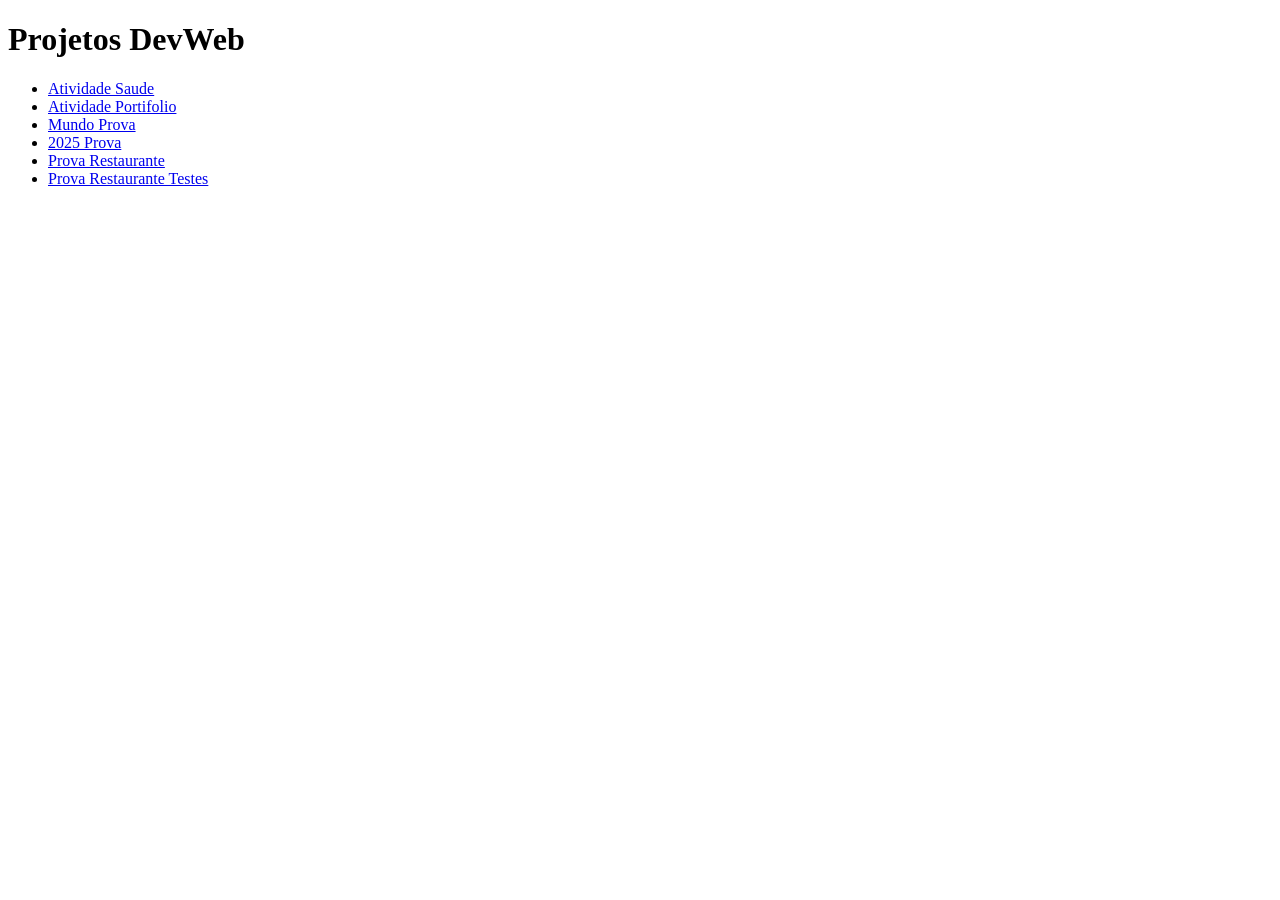
<file: index.html>
<!DOCTYPE html>
<html lang="en">
<head>
    <meta charset="UTF-8">
    <meta name="viewport" content="width=device-width, initial-scale=1.0">
    <title>Projeto DevWeb</title>
</head>
<body>
    <main>
        <h1>
            Projetos DevWeb
        </h1>
        <ul>
            <li>
                <a href="Atv_saude/">Atividade Saude</a>
            </li>
            <li>
                <a href="atv-portifolio/">Atividade Portifolio</a>
            </li>
            <li>
                <a href="mundo/">Mundo Prova</a>
            </li>
            <li>
                <a href="prova_2025/">2025 Prova</a>
            </li>
            <li>
                <a href="prova-restaurante/">Prova Restaurante</a>
            </li>
            <li>
                <a href="prova-restaurante_testes/">Prova Restaurante Testes</a>
            </li>
        </ul>
    </main>
</body>
</html>
</file>
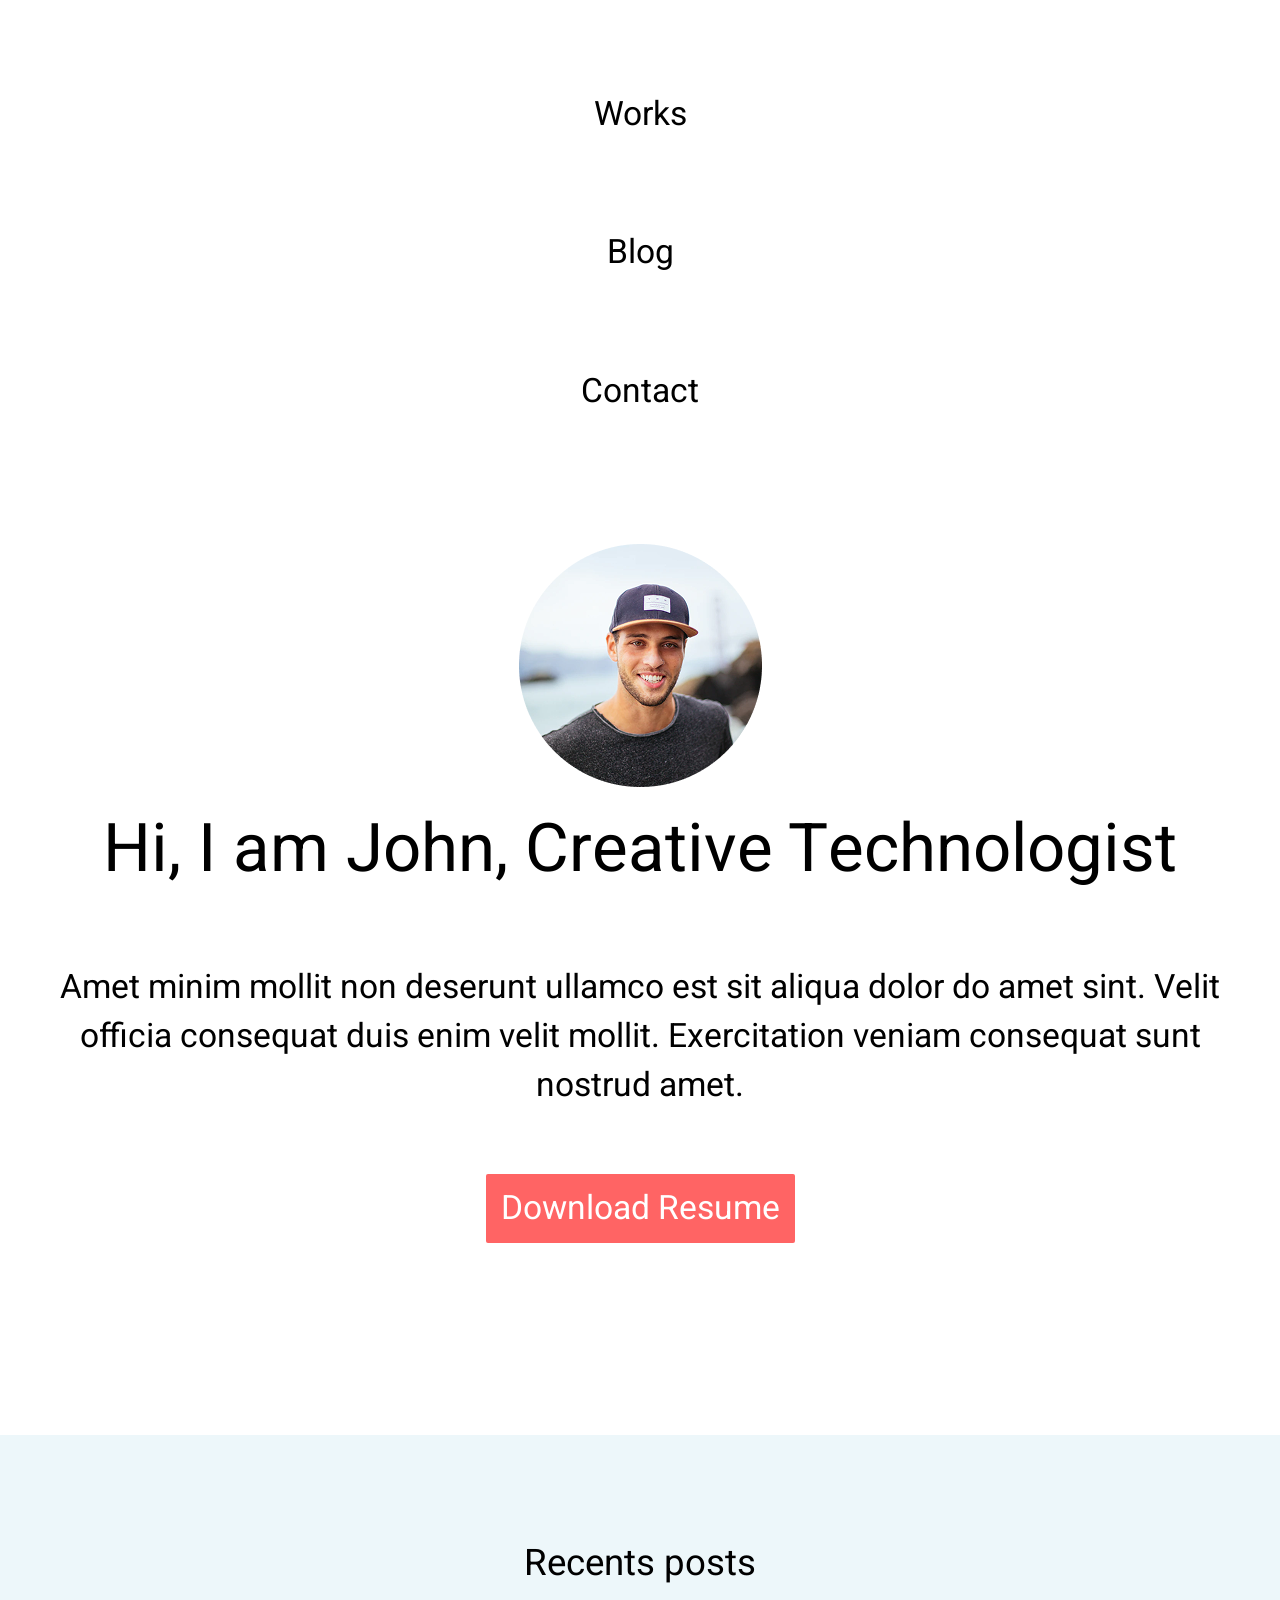
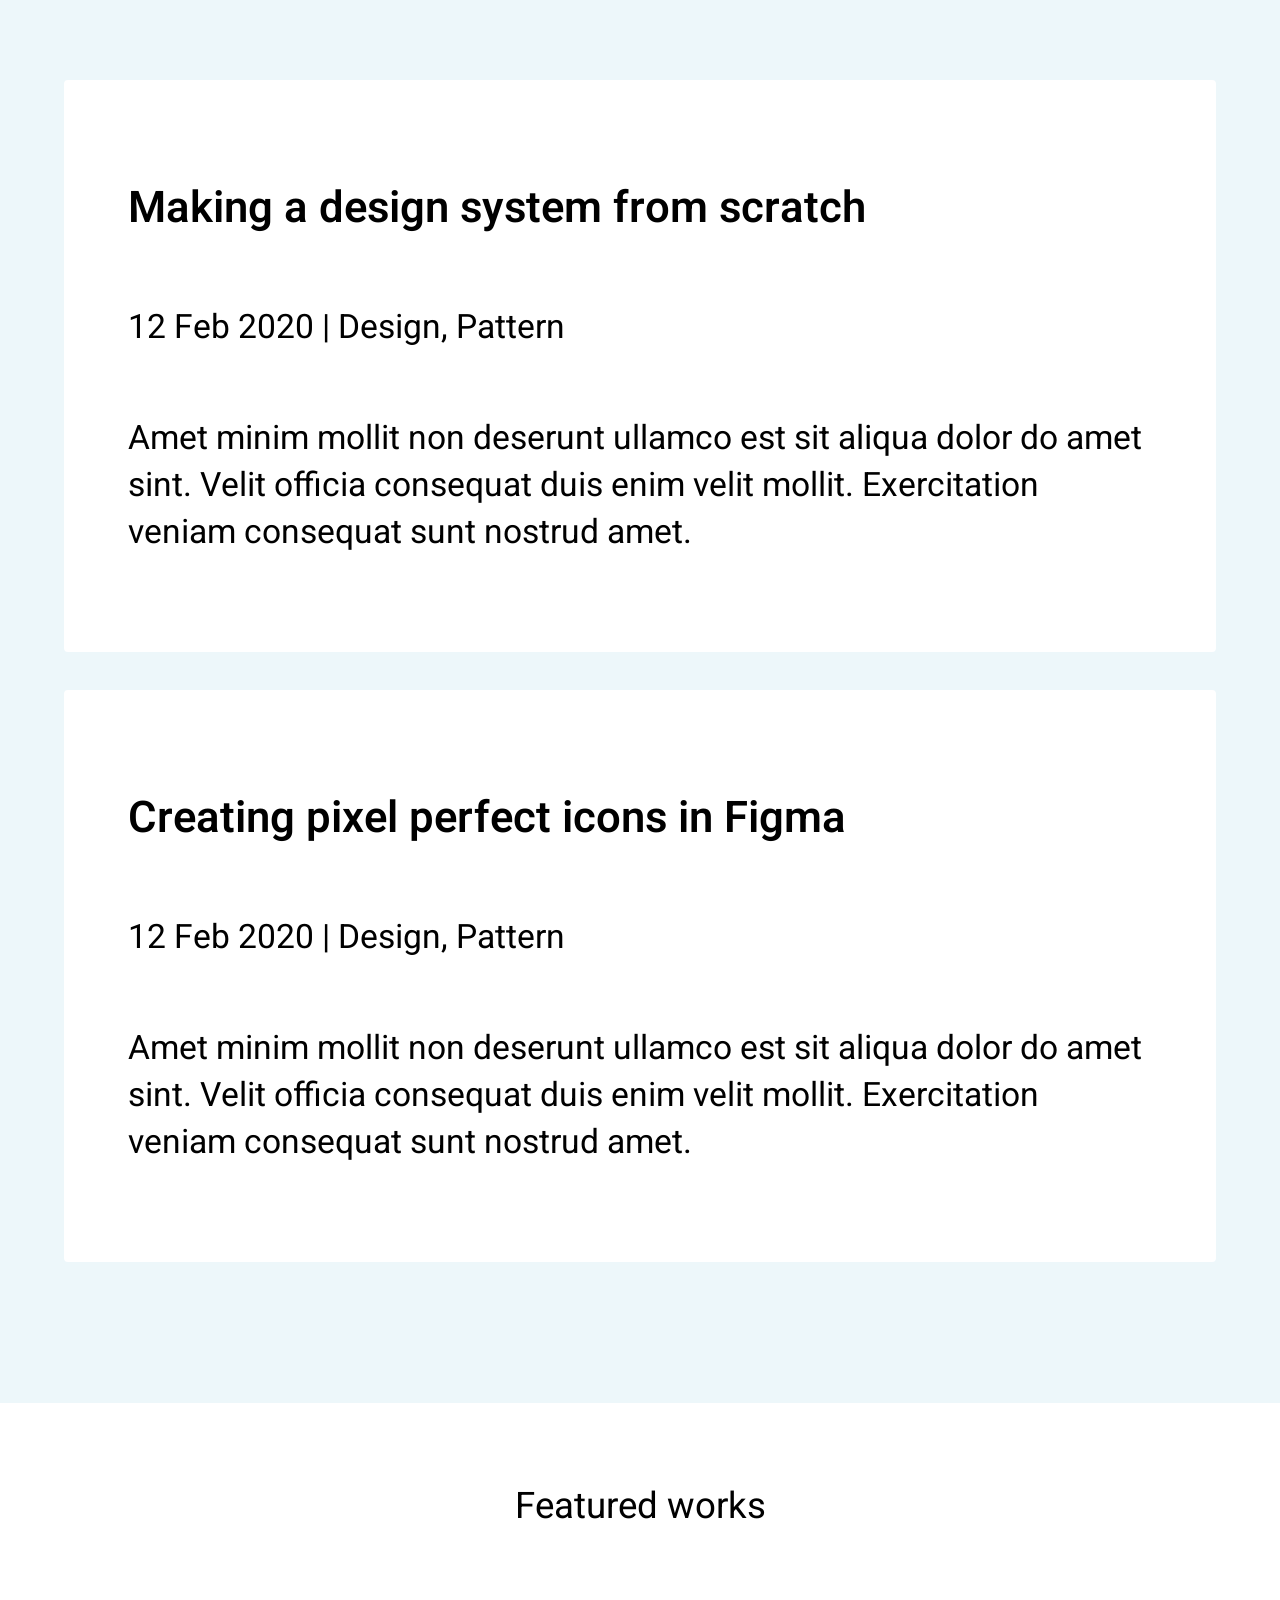
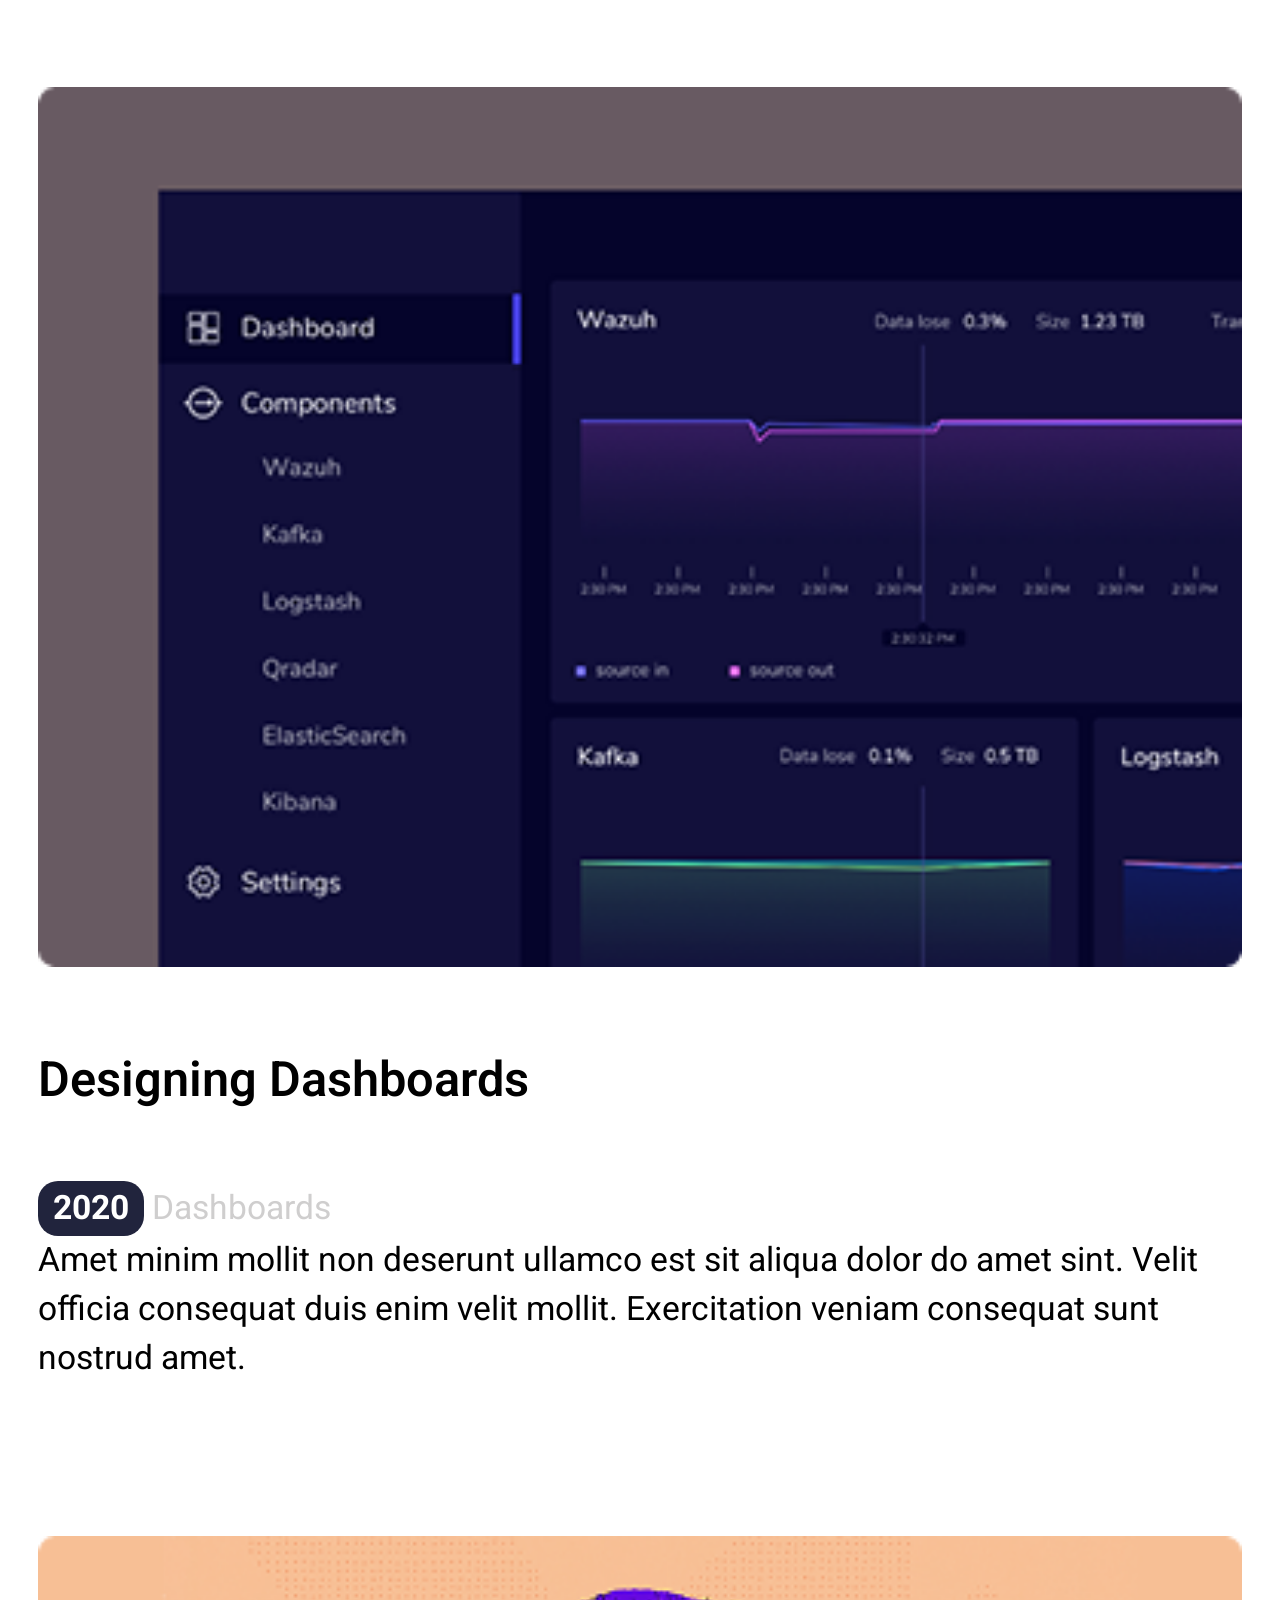
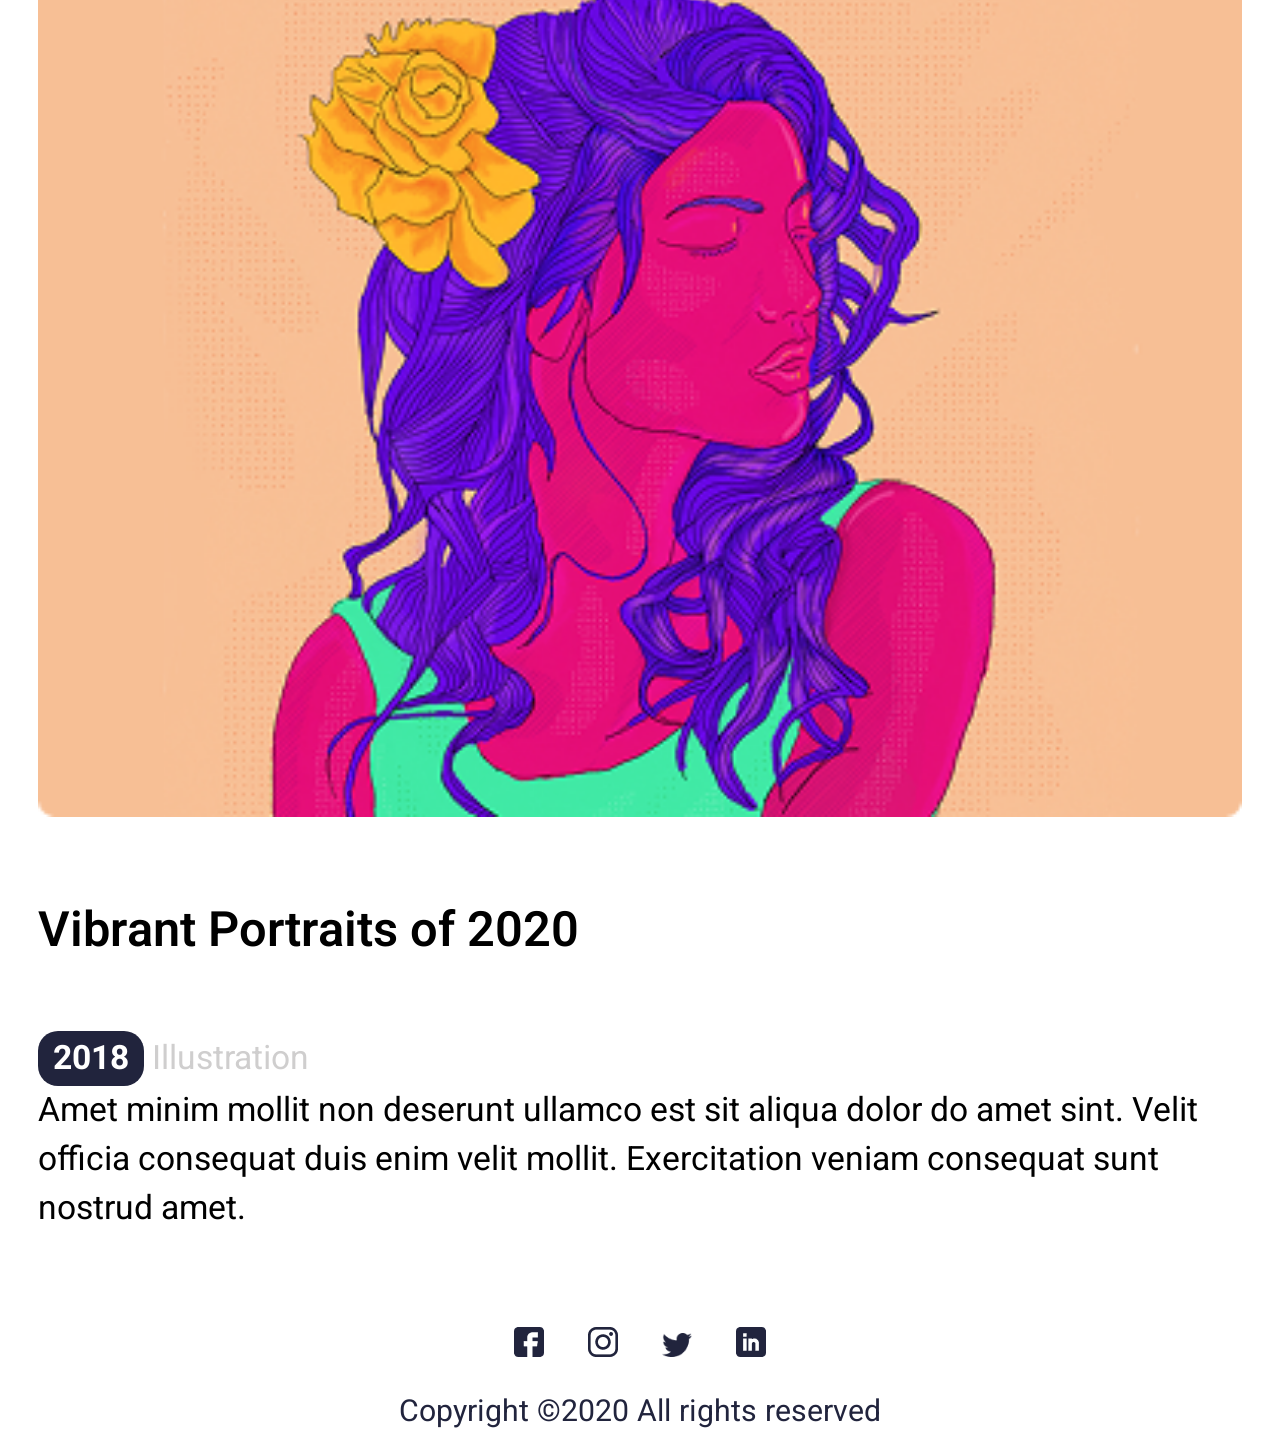
<file: atv-portifolio/index.html>
<!DOCTYPE html>
<html lang="en">
<head>
    <meta charset="UTF-8">
    <meta name="viewport" content="width=device-width, initial-scale=1.0">
    <title>Document         </title>
    <link rel="preconnect" href="https://fonts.googleapis.com">
<link rel="preconnect" href="https://fonts.gstatic.com" crossorigin>
<link href="https://fonts.googleapis.com/css2?family=Heebo:wght@100..900&display=swap" rel="stylesheet">
    <link rel="stylesheet" href="css/reset.css">
    <link rel="stylesheet" href="css/styless.css">
</head>
<body>
    <header>
        <nav>
            <ul>
                <li>
                    <a href="index.html">Works</a>
                </li>
                <li>
                    <a href="blog.html">Blog</a>
                </li>
                <li>
                    <a href="#">Contact</a>
                </li>
            </ul>
        </nav>
    </header>
    <main>
        <section class="banner">
            <img src="src/images/jhon.png" alt="">
        <h1>Hi, I am John,
            Creative Technologist
        </h1>
        <p>
            Amet minim mollit non deserunt ullamco est sit aliqua dolor do amet sint. Velit officia consequat duis enim velit mollit. Exercitation veniam consequat sunt nostrud amet.
        </p>
        <p>
            <a href="#">Download Resume</a>
        </p>
        </section>
        <section class="rc-posts">
            <h2>Recents posts</h2>
            <ul>
                <li>
                    <h3>Making a design system from scratch</h3>
                    <p>12 Feb 2020   |   Design, Pattern</p>
                    <p>Amet minim mollit non deserunt ullamco est sit aliqua dolor do amet sint. Velit officia consequat duis enim velit mollit. Exercitation veniam consequat sunt nostrud amet.</p>
                </li>
                <li>
                    <h3>Creating pixel perfect icons in Figma</h3>
                    <p>12 Feb 2020   |   Design, Pattern</p>
                    <p>Amet minim mollit non deserunt ullamco est sit aliqua dolor do amet sint. Velit officia consequat duis enim velit mollit. Exercitation veniam consequat sunt nostrud amet.</p>
                </li>
            </ul>
        </section>
        <section class="ft-works">
            <h2>Featured works</h2>
            <ul>
                <li>
                    <img src="src/images/Desktop.png" alt="Desktop">
                    <h3>Designing Dashboards</h3>
                    <p class="categorias"><span><strong>2020</strong></span> Dashboards</p>
                    <p>
                        Amet minim mollit non deserunt ullamco est sit aliqua dolor do amet sint. Velit officia consequat duis enim velit mollit. Exercitation veniam consequat sunt nostrud amet.
                    </p>
                </li>
                <li>
                    <img src="src/images/Verão.png" alt="Verão">
                    <h3>Vibrant Portraits of 2020</h3>
                    <p class="categorias"><span><strong>2018</strong></span> Illustration</p>
                    <p>
                        Amet minim mollit non deserunt ullamco est sit aliqua dolor do amet sint. Velit officia consequat duis enim velit mollit. Exercitation veniam consequat sunt nostrud amet.
                    </p>
                </li>
            </ul>
        </section>
    </main>
    <footer>
        <div class="redes">
            <img src="src/images/footer/fb.png" alt="">
            <img src="src/images/footer/insta.png" alt="">
            <img src="src/images/footer/Group.png" alt="">
            <img src="src/images/footer/Linkedin.png" alt="">
            <p>Copyright ©2020 All rights reserved </p>
        </div>
    </footer>
</body>
</html>
</file>
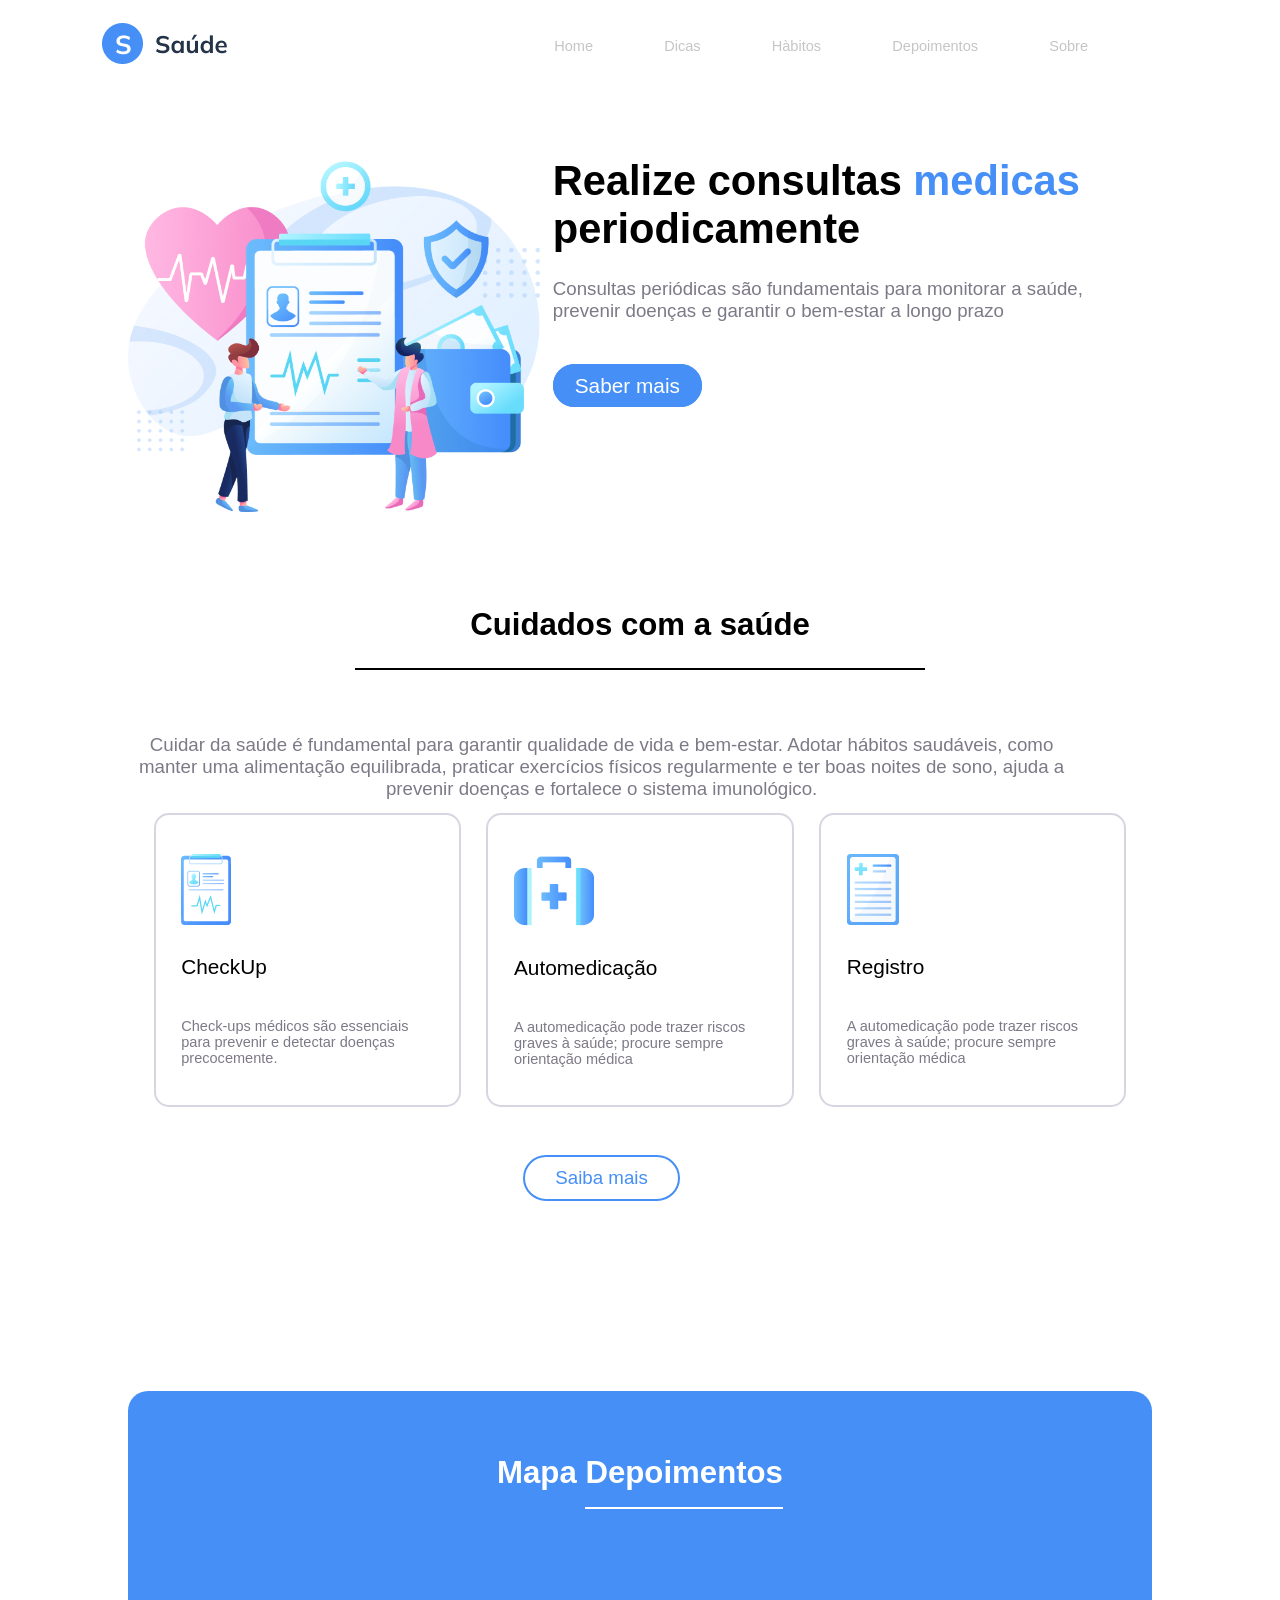
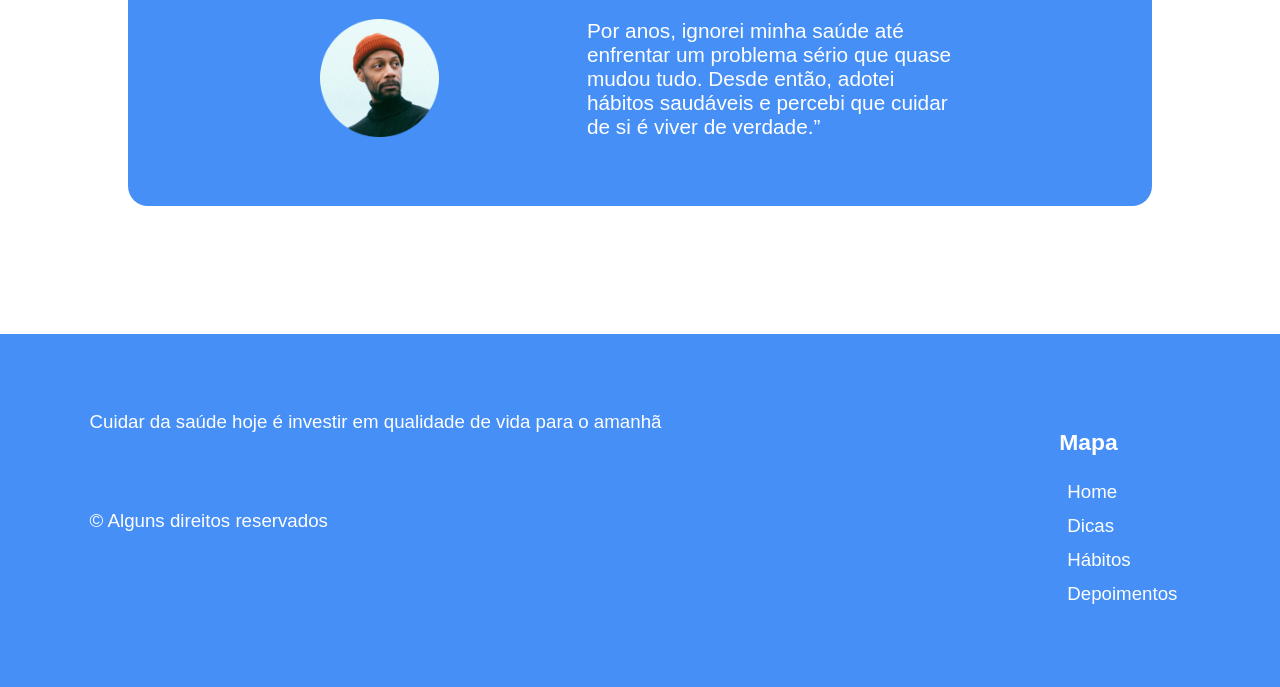
<file: Atv_saude/index.html>
<!DOCTYPE html>
<html lang="en">
<head>
    <meta charset="UTF-8">
    <meta name="viewport" content="width=device-width, initial-scale=1.0">
    <title>Atividade Nova Escola </title>

    <link rel="stylesheet" href="css/reset.css">
    <link rel="stylesheet" href="css/style.css">
</head>
<body>
    <header>
        <h1>
            <a href="index.html"><img src="src/images/logo.png" alt="Saude"></a>
        </h1>
        <nav>
            <ul>
                <li>
                    <a href="index.html">Home</a>
                </li>
                <li>
                    <a href="#">Dicas</a>
                </li>
                <li>
                    <a href="#">Hàbitos</a>
                </li>
                <li>
                    <a href="#">Depoimentos</a>
                </li>
                <li>
                    <a href="#">Sobre</a>
                </li>
            </ul>
        </nav>
    </header>
    <main>
        <section id="banner">
            <div>
                <img src="src/images/foto-banner.png" alt="">
            </div>
            <div>
                <h2>
                    Realize consultas
                    <span>medicas</span> periodicamente
                </h2>
                <p>Consultas periódicas são fundamentais para
                    monitorar a saúde, prevenir doenças e garantir
                    o bem-estar a longo prazo
                </p>
                <p>
                    <a href="#">Saber mais</a>
                </p>
            </div>
        </section>
        <section id="Cuidados">
            <h2><span>Cuidados com a saúde</span></h2>
            <p>Cuidar da saúde é fundamental para garantir qualidade de vida e bem-estar. Adotar hábitos saudáveis, como manter uma alimentação equilibrada, praticar exercícios físicos regularmente e ter boas noites de sono, ajuda a prevenir doenças e fortalece o sistema imunológico.</p>
            <ul>
                <li>
                    <img src="src/images/prancheta-1.png" alt="">
                    <h3>CheckUp</h3>
                    <p>Check-ups médicos são essenciais para prevenir e detectar doenças precocemente.</p>
                </li>
                <li>
                    <img src="src/images/mala.png" alt="">
                    <h3>Automedicação</h3>
                    <p>A automedicação pode trazer riscos graves à saúde; procure sempre orientação médica</p>
                </li>
                <li>
                    <img src="src/images/prancheta-2.png" alt="">
                    <h3>Registro</h3>
                    <p>
                        A automedicação pode trazer riscos graves à saúde; procure sempre orientação médica
                    </p>
                </li>
            </ul>
            <p><a href="#">Saiba mais</a></p>
        </section>
        <section id="depoimentos">
            <h2>Mapa
                <span>
                    Depoimentos
                </span>
            </h2>
            <div>
                <p>
                    <img src="src/images/foto-depoimento.png" alt="">    
                </p>
            
                <p>
                    Por anos, ignorei minha saúde até enfrentar um problema sério que quase mudou tudo. Desde então, adotei hábitos saudáveis e percebi que cuidar de si é viver de verdade.”
                 </p>
             </div>
        </section>
        <footer>
            <div>
                <p>
                    Cuidar da saúde hoje é investir em qualidade de vida para o amanhã
                </p>
                <p>
                    © Alguns direitos reservados
                </p>
            </div>
            <div>

                
                <ul>
                    <li>
                        <h2>Mapa</h2>
                    </li>
                    <li>
                        <a href="#banner">Home</a>
                    </li>
                    <li>
                        <a href="#Cuidados">Dicas</a>
                    </li>
                    <li>
                        <a href="#Cuidados">Hábitos</a>
                    </li>
                    <li>
                        <a href="#depoimentos">Depoimentos</a>
                    </li>
                </ul>
            </div>

        </footer>
    </main>
</body>
</html>
</file>
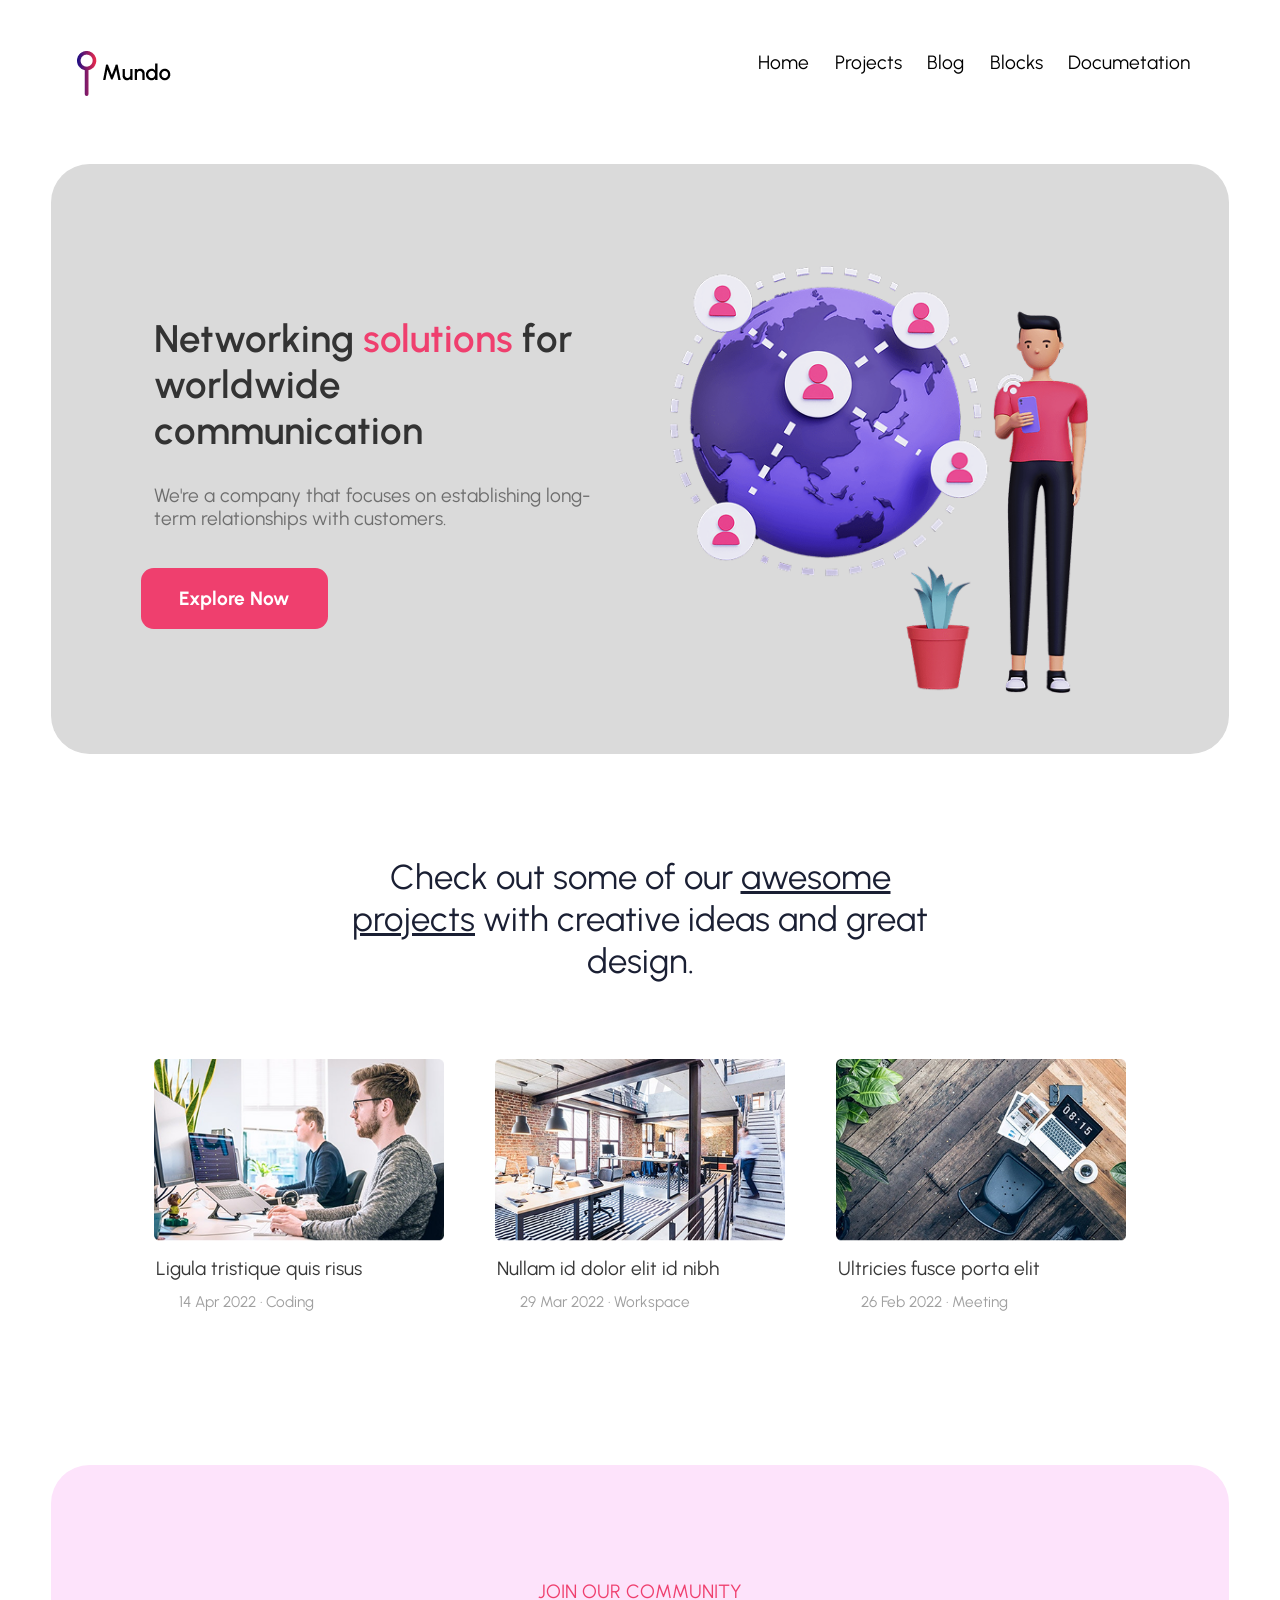
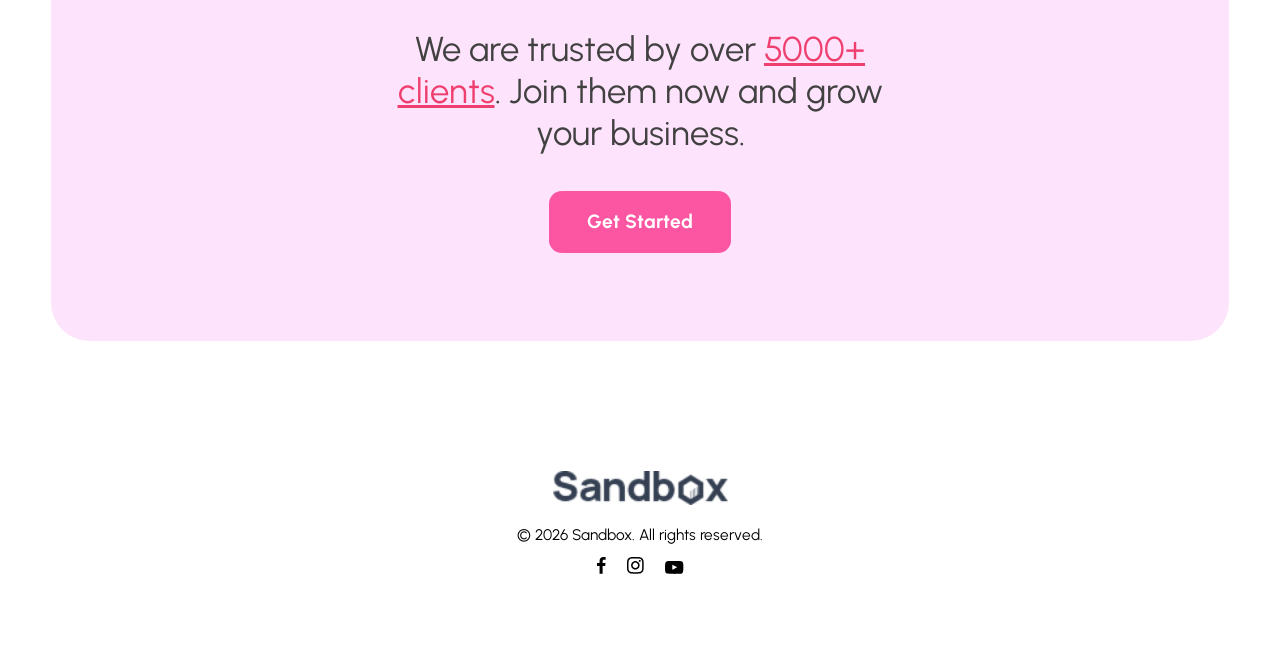
<file: mundo/index.html>
<!DOCTYPE html>
<html lang="en">
<head>
    <meta charset="UTF-8">
    <meta name="viewport" content="width=device-width, initial-scale=1.0">
    <title>Document</title>
    <link rel="stylesheet" href="css/reset.css">
    <link rel="stylesheet" href="css/style.css">
</head>
<body>
    <header>
        <h1>
            <img src="imagens/logo-mundo.png" alt="logo-top">
        </h1>
        <nav>
            <ul>
                <li>
                    <a href="#banner">Home</a>
                </li>
                <li>
                    <a href="#projects">Projects</a>
                </li>
                <li>
                    <a href="#community">Blog</a>
                </li>
                <li>
                    <a href="#">Blocks</a>
                </li>
                <li>
                    <a href="#">Documetation</a>
                </li>
            </ul>
        </nav>
    </header>
    <main>
        <section id="banner">
            <div>

                <h2>
                    Networking <span>solutions</span> for worldwide communication
                </h2>
                <p>
                    We're a company that focuses on establishing long-term relationships with customers.
                </p>
                <a href="#">Explore Now</a>
            </div>
            <div>
                <img src="imagens/banner-mundo.png" alt="banner">
            </div>
            
        </section>
        <section id="projects">
            <h2>
                Check out some of our <u>awesome projects</u>  with creative ideas and great design.
            </h2>
            <ul>
                <li>
                    <img src="imagens/projetos-programador.png" alt="programaor">
                    <h3>
                        Ligula tristique quis risus
                    </h3>
                    <p>
                        14 Apr 2022 · Coding
                    </p>
                </li>
                <li>
                    <img src="imagens/projetos-escritorio.png" alt="escritorio">
                    <h3>
                        Nullam id dolor elit id nibh
                    </h3>
                    <p>
                        29 Mar 2022 · Workspace
                    </p>
                </li>
                <li>
                    <img src="imagens/projetos-cadeira.png" alt="cadeira">
                    <h3>
                        Ultricies fusce porta elit
                    </h3>
                    <p>
                        26 Feb 2022 · Meeting
                    </p>
                </li>
            </ul>
        </section>
        <section id="community">
            <h2>
                JOIN OUR COMMUNITY
            </h2>
            <h3>
                We are trusted by over <span><u>5000+ clients</u></span>. Join them now and grow your business.
            </h3>
            <a href="#">Get Started</a>
        </section>
    </main>
    <footer>
        <img src="imagens/logo-rodape-sandbox.png" alt="logo-footer" class="logo">
        <p>© 2026 Sandbox. All rights reserved.</p>
        
            <a href="#">
                <img src="imagens/facebook.svg" alt="" class="social-media">
            </a>
            
            <a href="#">
                <img src="imagens/instagram.svg" alt="" class="social-media">
            </a>
            
            <a href="#">
                <img src="imagens/youtube.svg" alt="" class="social-media">
            </a>
    </footer>
</body>
</html>
</file>
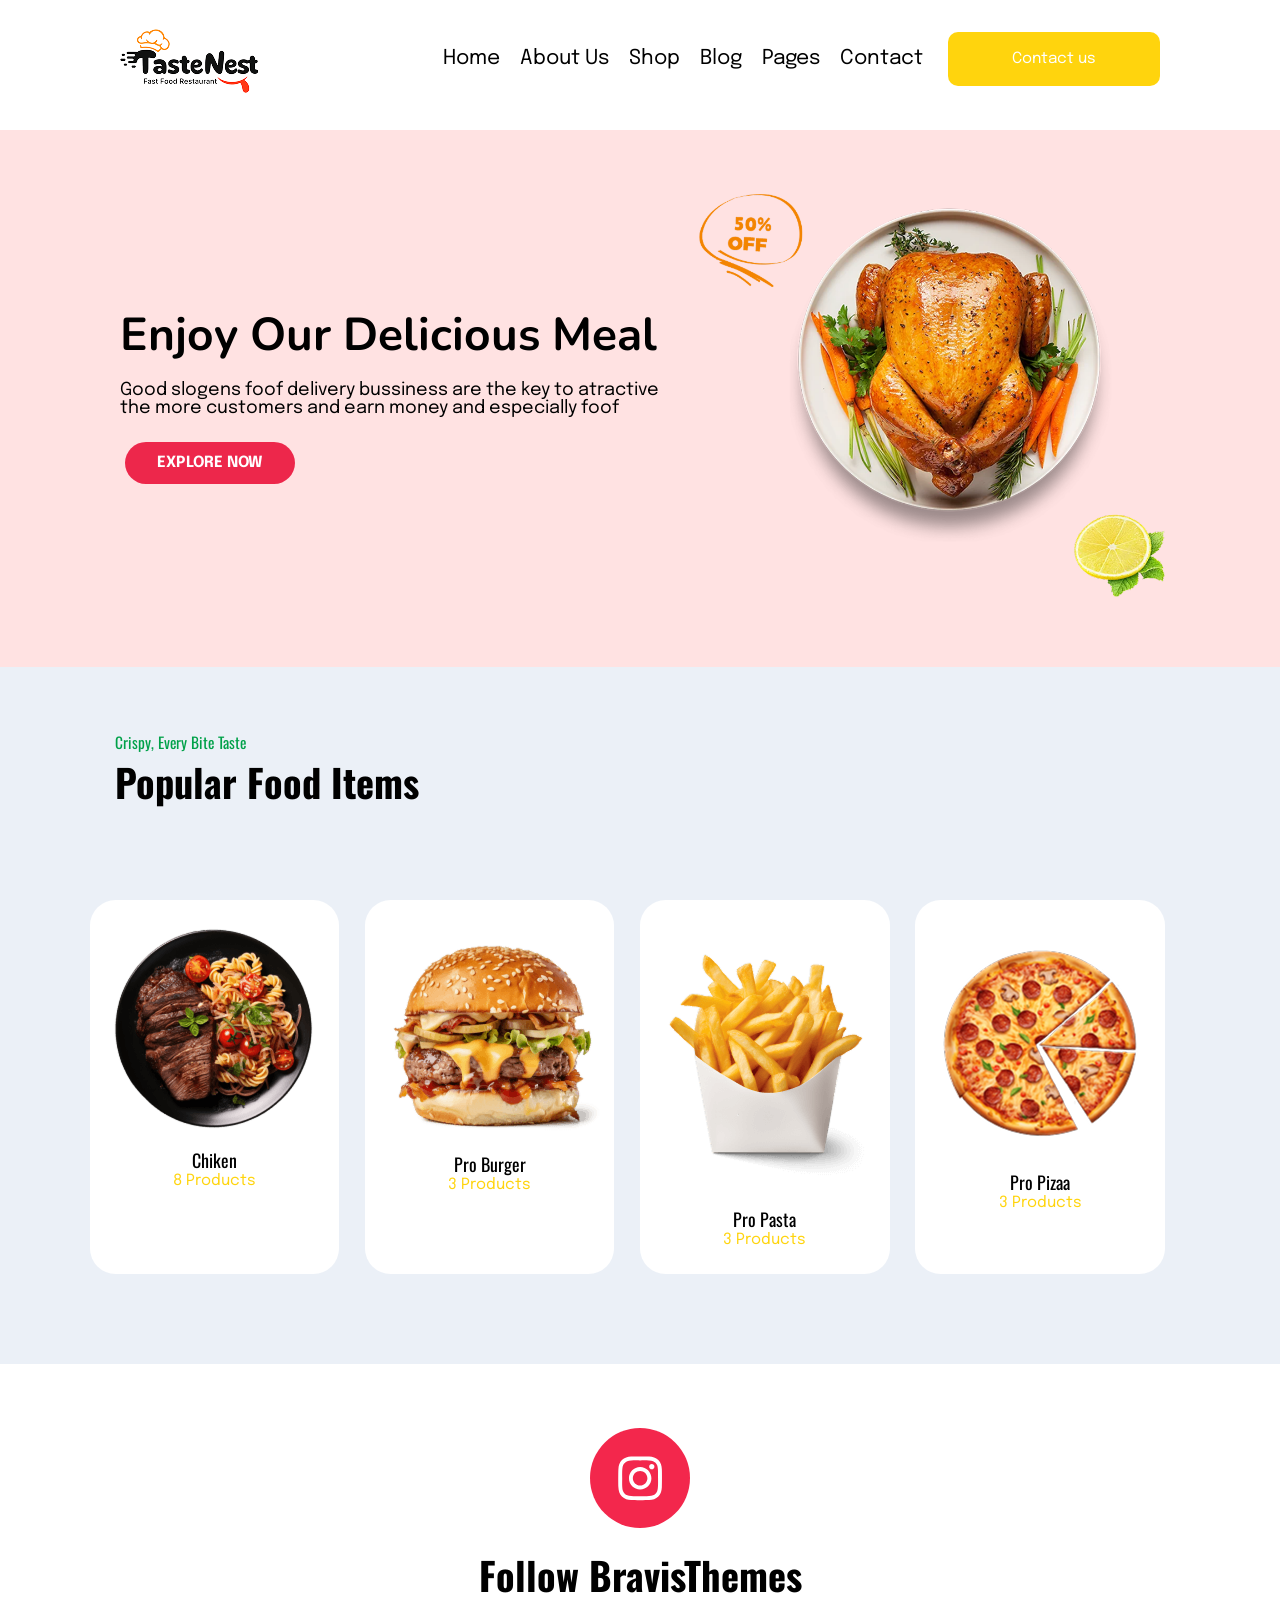
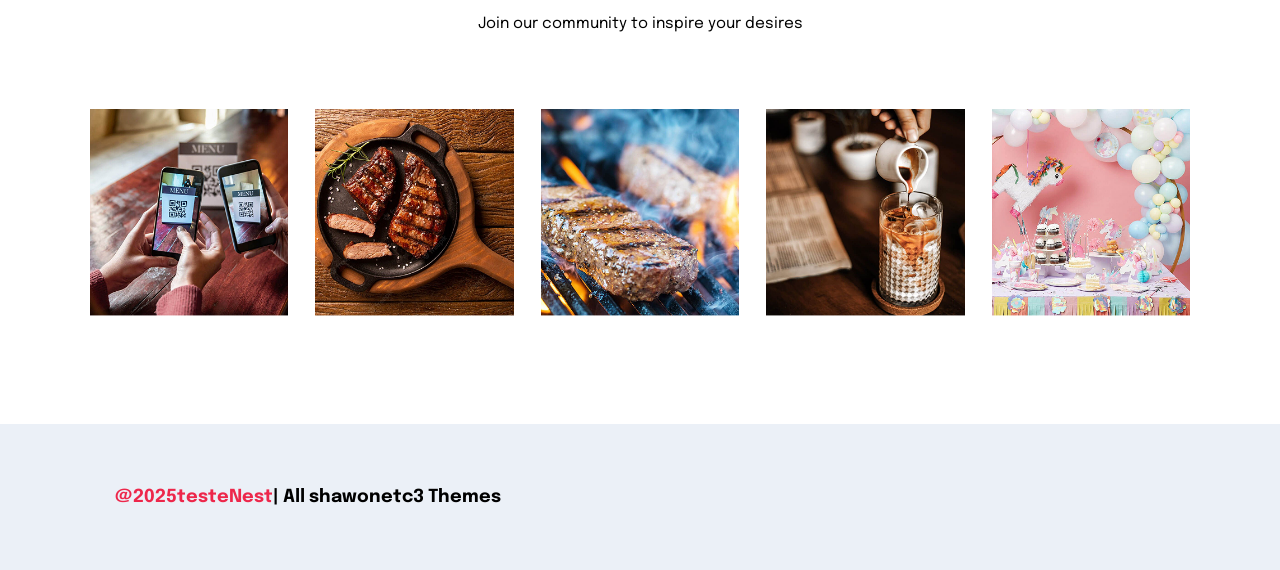
<file: prova-restaurante/index.html>
<!DOCTYPE html>
<html lang="en">
<head>
    <meta charset="UTF-8">
    <meta name="viewport" content="width=device-width, initial-scale=1.0">
    <title>Document</title>
    <link rel="stylesheet" href="css/reset.css">
    <link rel="stylesheet" href="css/style.css">
</head>
<body>
    <header>
        <nav id="nav_bar">
            <a href="#">
                <img src="images/logo-tastenest.png" alt="">
            </a>
        <ul>
            <li>
                <a href="#">Home</a>
            </li>
            <li>
                <a href="#">About Us</a>
            </li>
            <li>
                <a href="#">Shop</a>
            </li>
            <li>
                <a href="#">Blog</a>
            </li>
            <li>
                <a href="#">Pages</a>
            </li>
            <li>
                <a href="#">Contact</a>
            </li>
            <li>
                <a href="#" class="Button_contact">Contact us</a>
            </li>
        </ul>
        </nav>
    </header>
    <main>
        <section id="banner">
            <div>
                <h1>Enjoy Our Delicious Meal</h1>
                <p>
                    Good slogens foof delivery bussiness are the key to atractive the more customers and earn money and especially foof
                </p>
                <p>
                    <a href="#">EXPLORE NOW</a>
                </p>
            </div>
            <div>
                <img src="images/galeto-banner.png" alt="">
            </div>
        </section>

        <section id="menu">
            <h2>Crispy, Every Bite Taste</h2>
            <h3>Popular Food Items</h3>

            <ul>
                <li>
                    <img src="images/pasta.png.png" alt="">
                    <span><h4>Chiken</h4></span>
                    <p>8 Products</p>
                </li>

                <li>
                    <img src="images/burger.png.png" alt="">
                    <h4>Pro Burger</h4>
                    <p>3 Products</p>
                </li>

                <li>
                    <img src="images/french-fry.png.png" alt="">
                    <h4>Pro Pasta</h4>
                    <p>3 Products</p>
                </li>
                <li>
                    <img src="images/pizza-2.png.png" alt="">
                    <h4>Pro Pizaa</h4>
                    <p>3 Products</p>
                </li>
            </ul>
        </section>

        <section id="socila_media">
            <a href="#"><img src="images/icone-instagram.svg" alt=""></a>

            <h2>
                Follow BravisThemes
            </h2>
            <p>
                Join our community to inspire your desires
            </p>
            <ul>
                <li>
                    <img src="images/follow-qrcode.png" alt="">
                </li>
                <li>
                    <img src="images/follow-churrasco-panela.png" alt="">
                </li>
                <li>
                    <img src="images/follow-churrasco-grelha.png" alt="">
                </li>
                <li>
                    <img src="images/follow-cafe.png" alt="">
                </li>
                <li>
                    <img src="images/follow-aniversario.png" alt="">
                </li>
            </ul>
        </section>
    </main>
    <footer>
        <p>
            <span>@2025testeNest</span>| All shawonetc3 Themes
        </p>
    </footer>
</body>
</html>
</file>
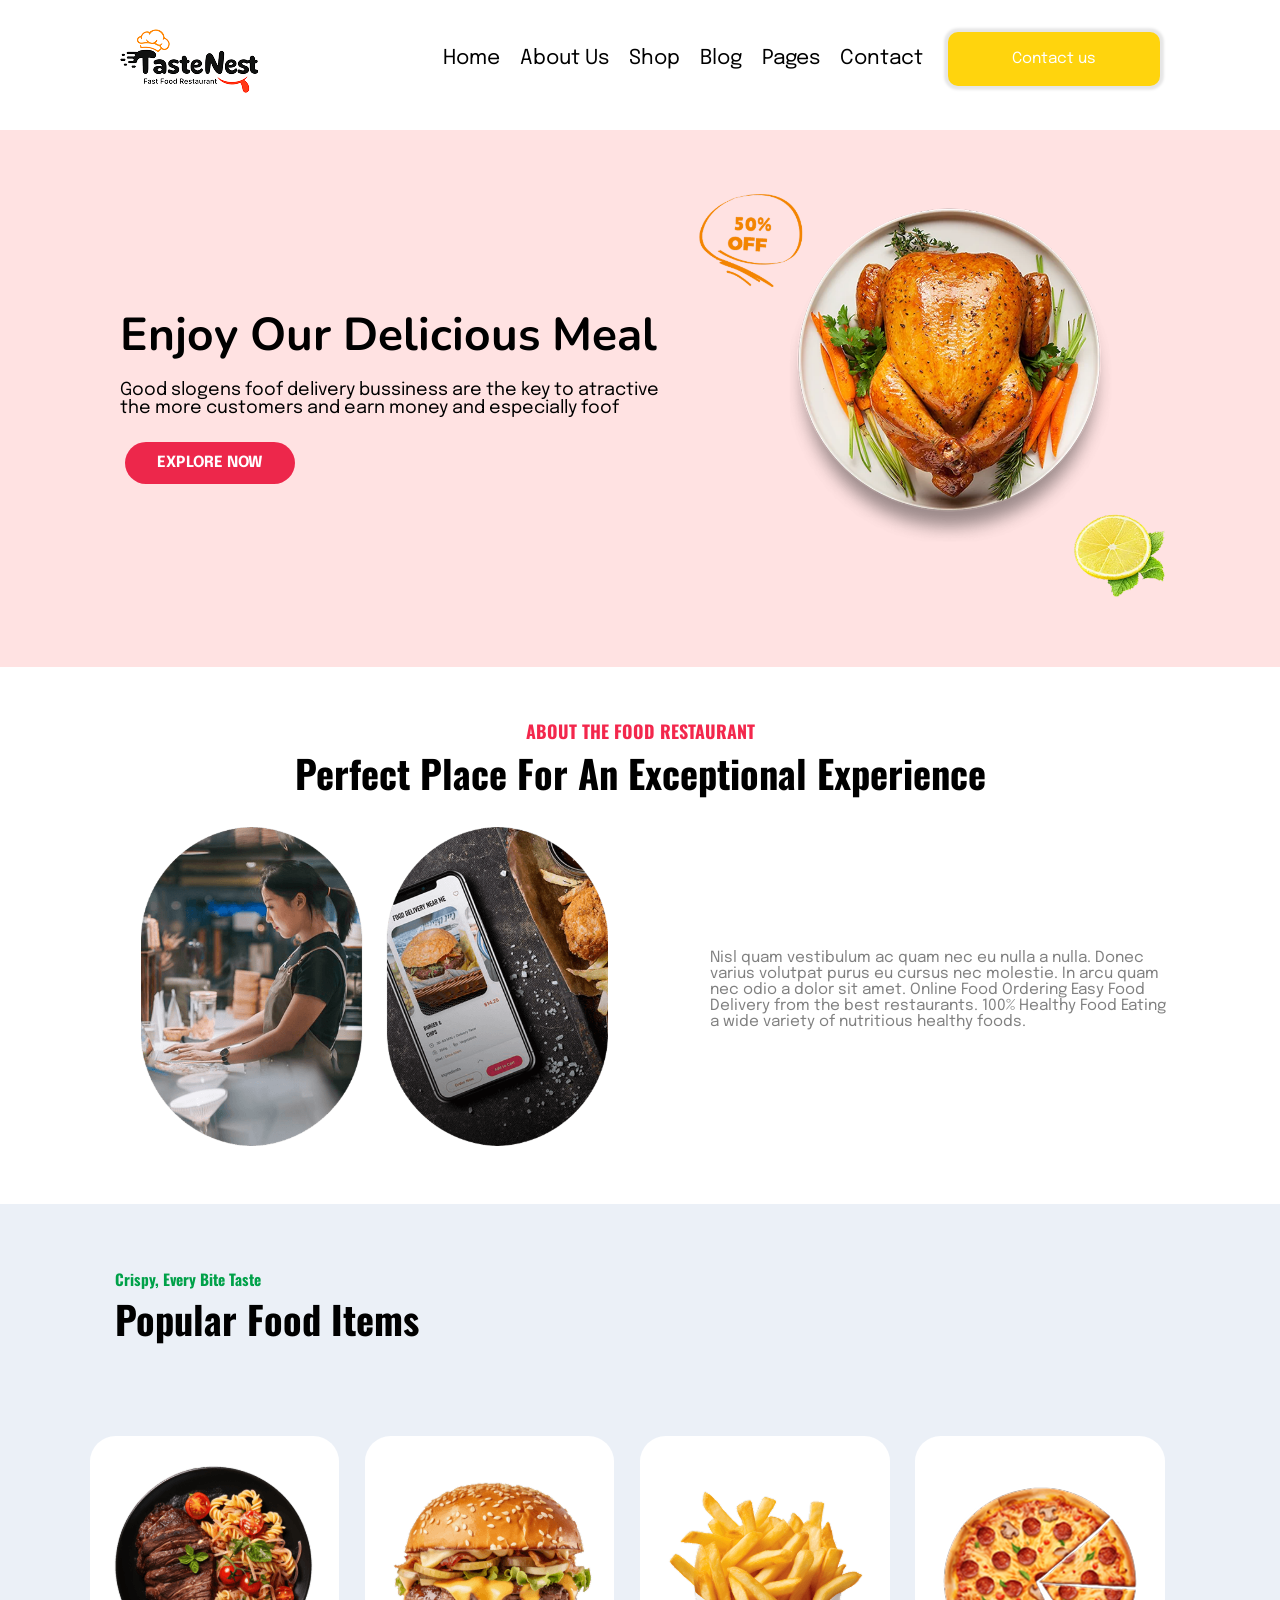
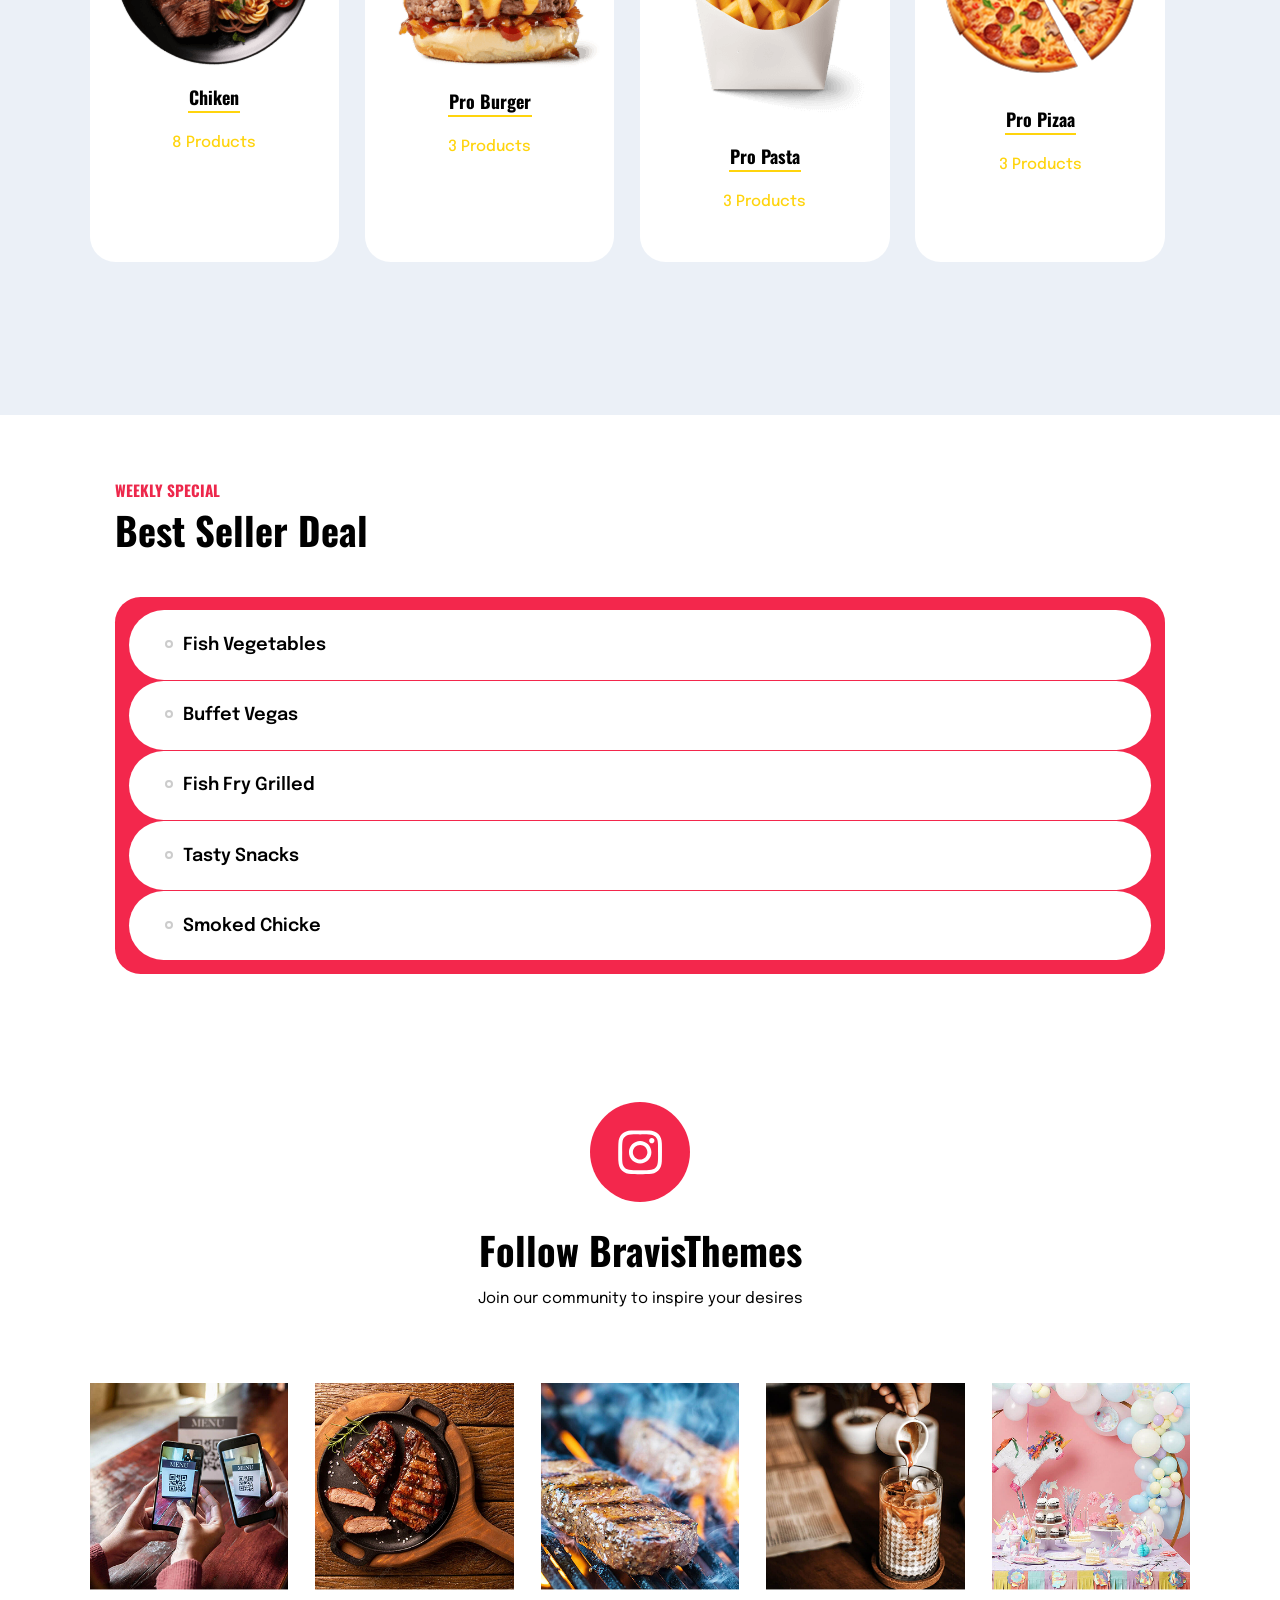
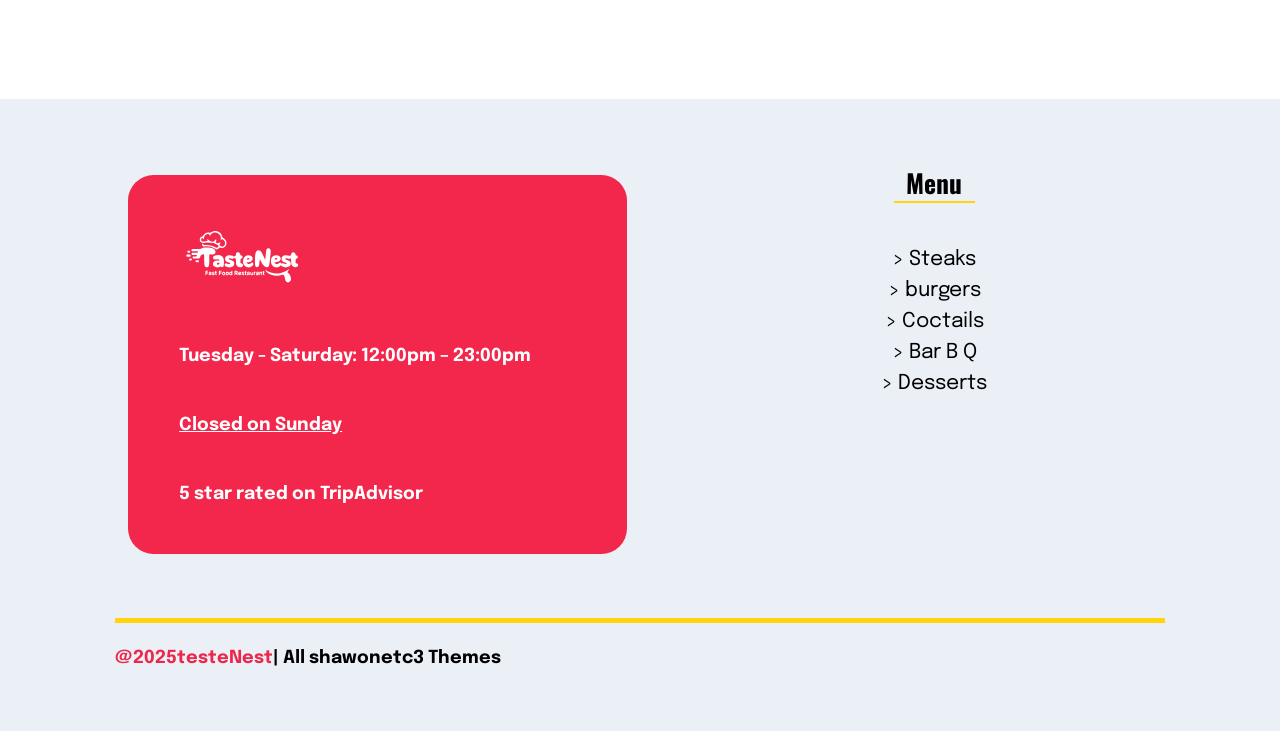
<file: prova-restaurante_testes/index.html>
<!DOCTYPE html>
<html lang="en">
<head>
    <meta charset="UTF-8">
    <meta name="viewport" content="width=device-width, initial-scale=1.0">
    <title>Document</title>
    <link rel="stylesheet" href="css/reset.css">
    <link rel="stylesheet" href="css/style.css">
</head>
<body>
    <header>
        <nav id="nav_bar">
            <a href="#">
                <img src="images/logo-tastenest.png" alt="">
            </a>
        <ul>
            <li>
                <a href="#">Home</a>
            </li>
            <li>
                <a href="#">About Us</a>
            </li>
            <li>
                <a href="#">Shop</a>
            </li>
            <li>
                <a href="#">Blog</a>
            </li>
            <li>
                <a href="#">Pages</a>
            </li>
            <li>
                <a href="#">Contact</a>
            </li>
            <li>
                <a href="#" class="Button_contact">Contact us</a>
            </li>
        </ul>
        </nav>
    </header>
    <main>
        <section id="banner">
            <div>
                <h1>Enjoy Our Delicious Meal</h1>
                <p>
                    Good slogens foof delivery bussiness are the key to atractive the more customers and earn money and especially foof
                </p>
                <p>
                    <a href="#">EXPLORE NOW</a>
                </p>
            </div>
            <div>
                <img src="images/galeto-banner.png" alt="">
            </div>
        </section>

        <section id="About">
            <h2>
                ABOUT THE FOOD RESTAURANT
            </h2>
            <h3>
                Perfect Place For An Exceptional Experience
            </h3>

            <div class="about-content">

                
                <div>
                    <img src="images/imagens-restaurante.png" alt="">
                </div>
                <div>
                    <p>
                        Nisl quam vestibulum ac quam nec eu nulla a nulla. Donec varius volutpat purus eu cursus nec molestie. In arcu quam nec odio a dolor sit amet.
                        Online Food Ordering
                        
                        Easy Food Delivery from the best restaurants.
                        
                        100% Healthy Food
                        
                        Eating a wide variety of nutritious healthy foods.
                    </p>
                </div>
            </div>
        </section>

        <section id="menu">
            <h2>Crispy, Every Bite Taste</h2>
            <h3>Popular Food Items</h3>

            <ul>
                <li>
                    <img src="images/pasta.png.png" alt="">
                    <h4><span>Chiken</span></h4>
                    <p>8 Products</p>
                </li>

                <li>
                    <img src="images/burger.png.png" alt="">
                    <h4><span>Pro Burger</span></h4>
                    <p>3 Products</p>
                </li>

                <li>
                    <img src="images/french-fry.png.png" alt="">
                    <h4><span>Pro Pasta</span></h4>
                    <p>3 Products</p>
                </li>
                <li>
                    <img src="images/pizza-2.png.png" alt="">
                    <h4><span>Pro Pizaa</span></h4>
                    <p>3 Products</p>
                </li>
            </ul>
        </section>

        <section id="weekly">

        <h2>WEEKLY SPECIAL</h2>

        <h3>Best Seller Deal</h3>

        <ul>
            <li>Fish Vegetables</li>
            <li>Buffet Vegas</li>
            <li>Fish Fry Grilled</li>
            <li>Tasty Snacks</li>
            <li>Smoked Chicke</li>
        </ul>

        </section>

        <section id="socila_media">
            <a href="#"><img src="images/icone-instagram.svg" alt=""></a>

            <h2>
                Follow BravisThemes
            </h2>
            <p>
                Join our community to inspire your desires
            </p>
            <ul>
                <li>
                    <img src="images/follow-qrcode.png" alt="">
                </li>
                <li>
                    <img src="images/follow-churrasco-panela.png" alt="">
                </li>
                <li>
                    <img src="images/follow-churrasco-grelha.png" alt="">
                </li>
                <li>
                    <img src="images/follow-cafe.png" alt="">
                </li>
                <li>
                    <img src="images/follow-aniversario.png" alt="">
                </li>
            </ul>
        </section>
    </main>
    <footer>

        <div class="footer-infos">
            <img src="images/logo-rodape.svg" alt="">
            
            <p>
                Tuesday - Saturday: 12:00pm – 23:00pm 
            </p>
            <p>
                <u>Closed on Sunday</u>
            </p>
            
            <p>5 star rated on TripAdvisor</p>
            
                
        </div>

        <div class="footer-menu">
            <h2>
                <span>

                Menu
            </span>
            </h2>
            <ul>
                <li>> Steaks</li>
                <li>> burgers</li>
                <li>> Coctails</li>
                <li>> Bar B Q</li>
                <li>> Desserts</li>
            </ul>
        </div>

        <div class="footer-bottom">
            <p>
                <span>@2025testeNest</span>| All shawonetc3 Themes
            </p>
        </div>
    </footer>
</body>
</html>
</file>
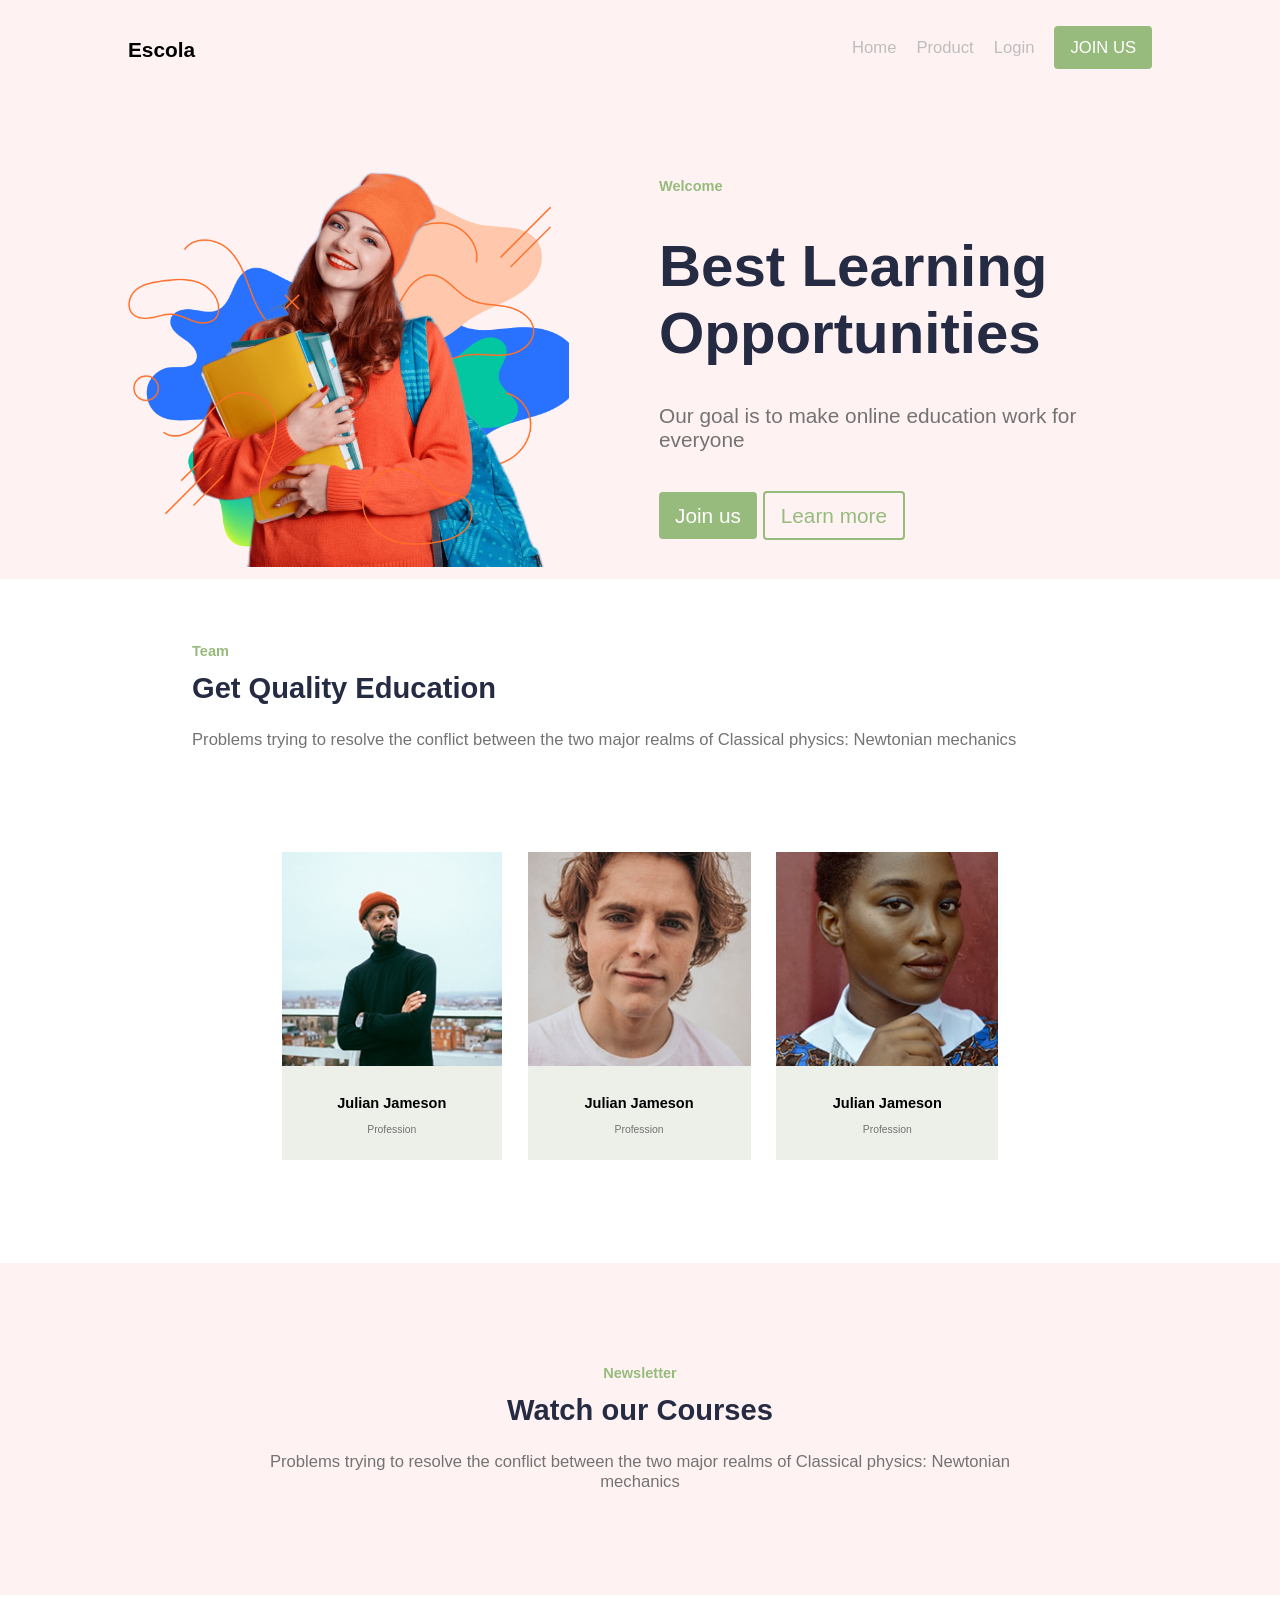
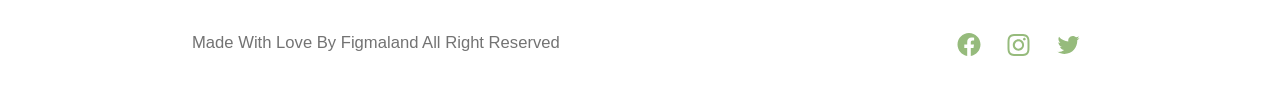
<file: prova_2025/index.html>
<!DOCTYPE html>
<html lang="en">
<head>
    <meta charset="UTF-8">
    <meta name="viewport" content="width=device-width, initial-scale=1.0">
    <title>Atividade Nova Escola </title>

    <link rel="stylesheet" href="css/reset.css">
    <link rel="stylesheet" href="css/style.css">
</head>
<body>
    <header>
        <h1><a href="index.html">Escola</a></h1>
        <nav>
            <ul>
                <li>
                    <a href="index.html">Home</a>
                </li>
                <li>
                    <a href="#">Product</a>
                </li>
                <li>
                    <a href="#">Login</a>
                </li>
                <li><a href="#" class="Join">JOIN US</a></li>
            </ul>
        </nav>
    </header>
    <main>
        <section class="banner">
          <div>
            <img src="images/imagem-banner.png" alt="">
          </div>  
          <div>
            <h3>
                Welcome
            </h3>
            <h2>
                Best Learning Opportunities
            </h2>
            <p>
                Our goal is to make online education work for everyone
            </p>
            <p>
                <a href="#" class="Join">Join us</a>
                <a href="#" class="Learn">Learn more</a>
            </p>
          </div>
        </section>
        <section class="tm">    
            <h3>
                Team
            </h3>
            <h2>
                Get Quality Education
            </h2>
            <p>
                Problems trying to resolve the conflict between 
                the two major realms of Classical physics: Newtonian mechanics 
            </p>
            <ul>
                <li>
                    <img src="images/julian-1.png" alt="foto julian-1">
                    <h4>Julian Jameson</h4>
                    <p>Profession</p>
                </li>
                <li>
                    <img src="images/julian-2.png" alt="fot julian-2">
                    <h4>Julian Jameson</h4>
                    <p>Profession</p>
                </li>
                <li>
                    <img src="images/julian-3.png" alt="fotos julian-3">
                    <h4>Julian Jameson</h4>
                    <p>Profession</p>
                </li>
            </ul>
        </section>
        <section class="Newsletter">
            <h3>Newsletter</h3>
            <h2>Watch our Courses</h2>
            <p>Problems trying to resolve the conflict between 
the two major realms of Classical physics: Newtonian mechanics </p>
        </section>
    </main>
    <footer>
        <p>Made With Love By Figmaland All Right Reserved </p>
        <img src="images/facebook.svg" alt="">
        <img src="images/instagram.svg" alt="">
        <img src="images/twitter.svg" alt="">
    </footer>
</body>
</html>
</file>
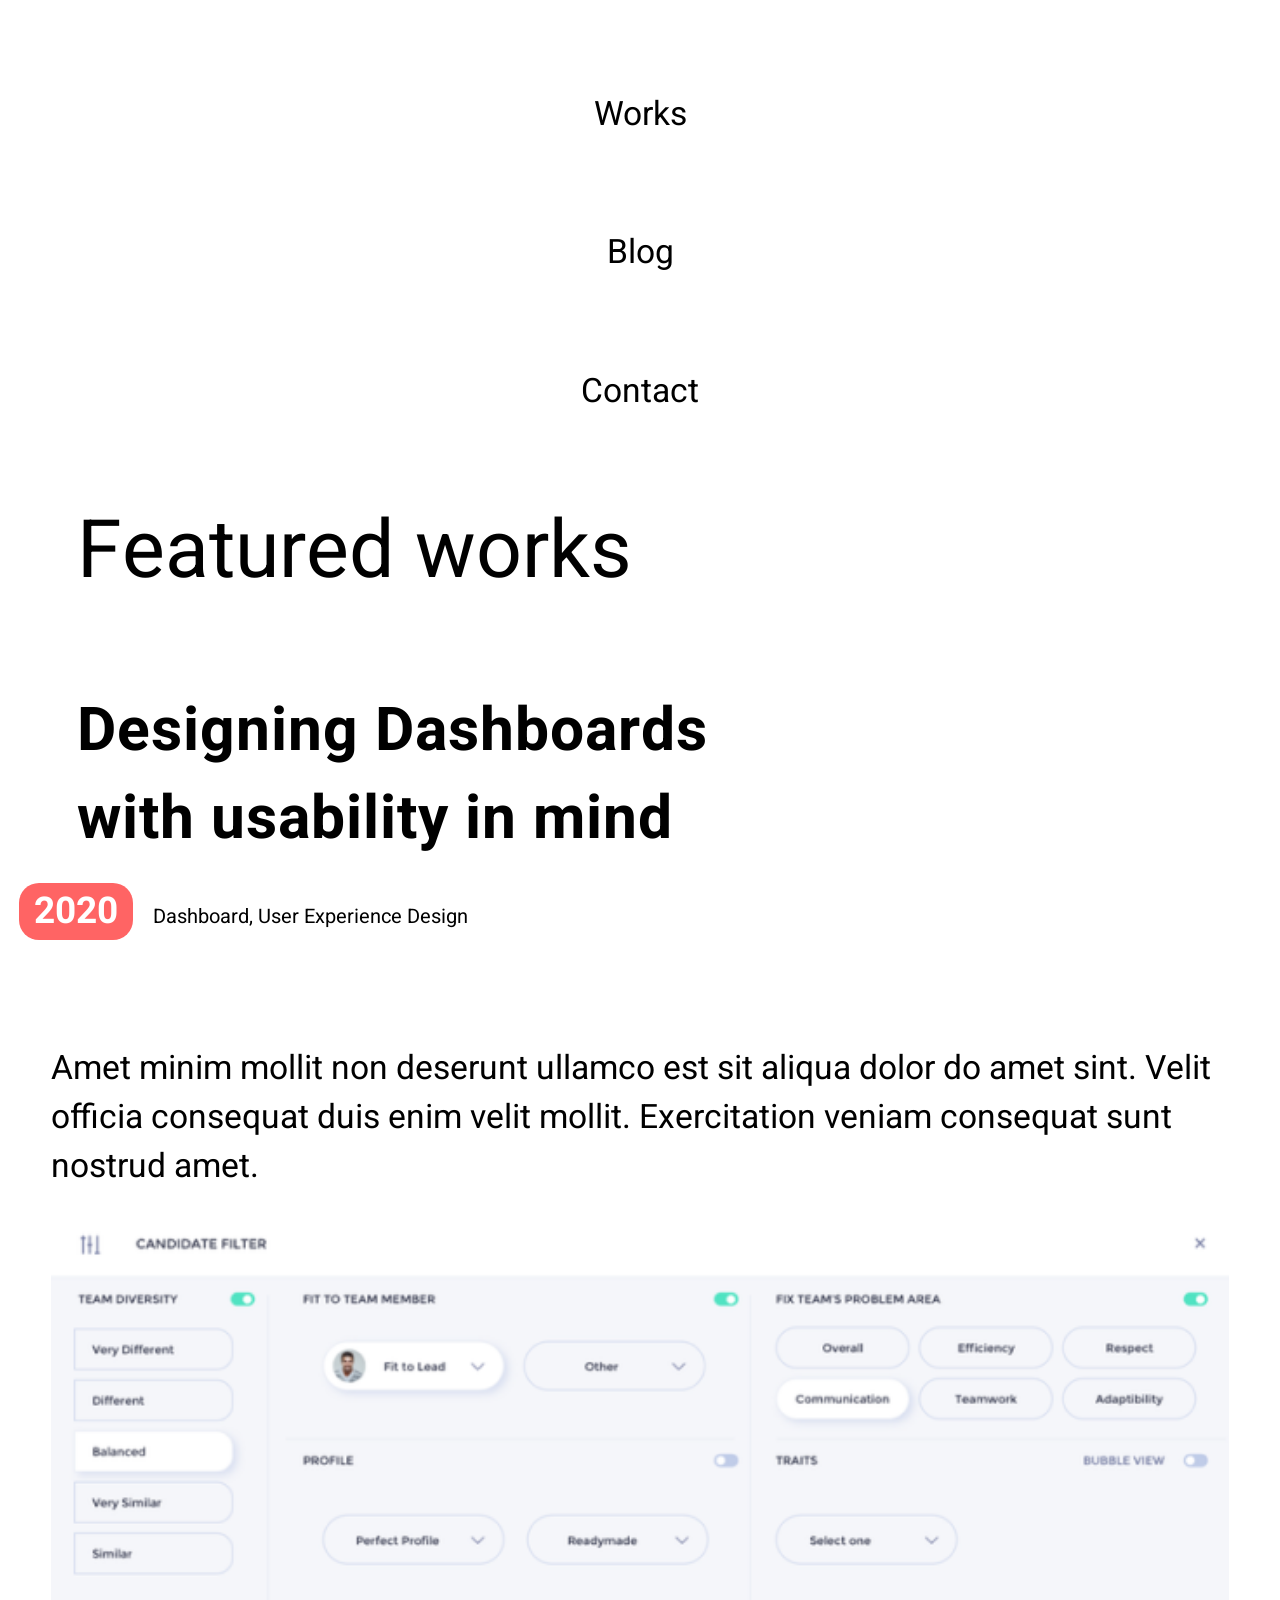
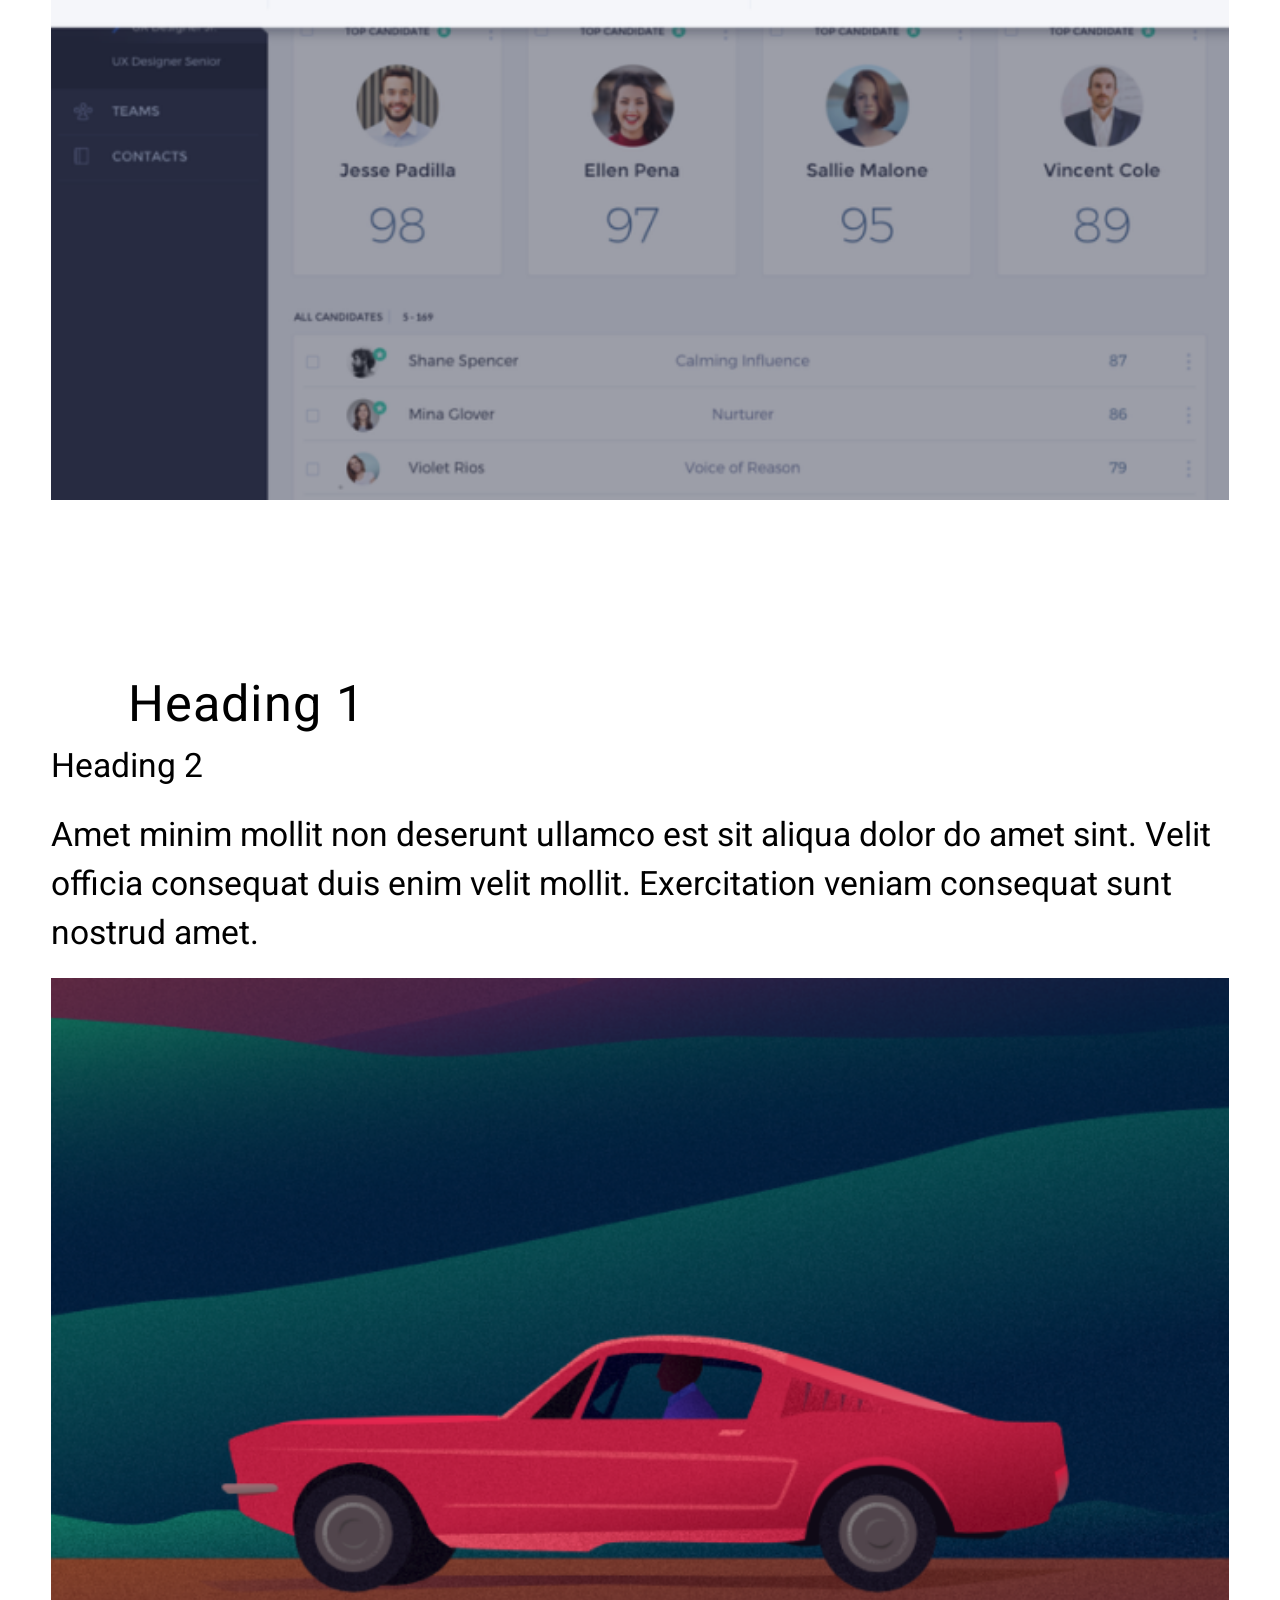
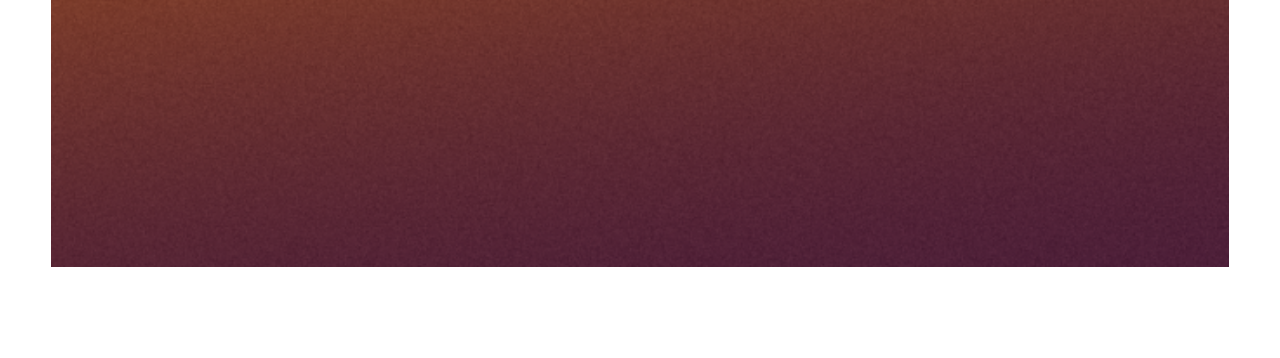
<file: atv-portifolio/blog.html>
<!DOCTYPE html>
<html lang="en">
<head>
    <meta charset="UTF-8">
    <meta name="viewport" content="width=device-width, initial-scale=1.0">
    <title>Document         </title>
    <link rel="preconnect" href="https://fonts.googleapis.com">
<link rel="preconnect" href="https://fonts.gstatic.com" crossorigin>
<link href="https://fonts.googleapis.com/css2?family=Heebo:wght@100..900&display=swap" rel="stylesheet">
    <link rel="stylesheet" href="css/reset.css">
    <link rel="stylesheet" href="css/styless.css">
</head> 
<body>
    <header>
        <nav>
            <ul>
                <li>
                    <a href="index.html">Works</a>
                </li>
                <li>
                    <a href="blog.html">Blog</a>
                </li>
                <li>
                    <a href="#">Contact</a>
                </li>
            </ul>
        </nav>
    </header>
    <main>
        <section class="works">
            <h1>Featured works</h1>
            <h2><strong>Designing Dashboards <br> with usability in mind</strong>
            </h2>
            <p class="featured">
                <span class="number"><strong>2020</strong></span> 
                <span class="text">Dashboard, User Experience Design</span>
            </p>
            <section class="Amet">
               <ul>
                <li>
                     <p>Amet minim mollit non deserunt ullamco est sit aliqua dolor do amet sint. Velit officia consequat duis enim velit mollit. Exercitation veniam consequat sunt nostrud amet.</p>
                     <img src="src/images/Rectangle 4@2x.png" alt="">
                </li>
                <li>
                    <h2>Heading 1</h2>
                    <h3>Heading 2</h3>
                    <p>
                        Amet minim mollit non deserunt ullamco est sit aliqua dolor do amet sint. Velit officia consequat duis enim velit mollit. Exercitation veniam consequat sunt nostrud amet.
                    </p>
                    <img src="src/images/Rectangle 5@2x.png" alt="">
                </li>
               </ul>
            </section>
        </section>
    </main>
    
</body>
</file>
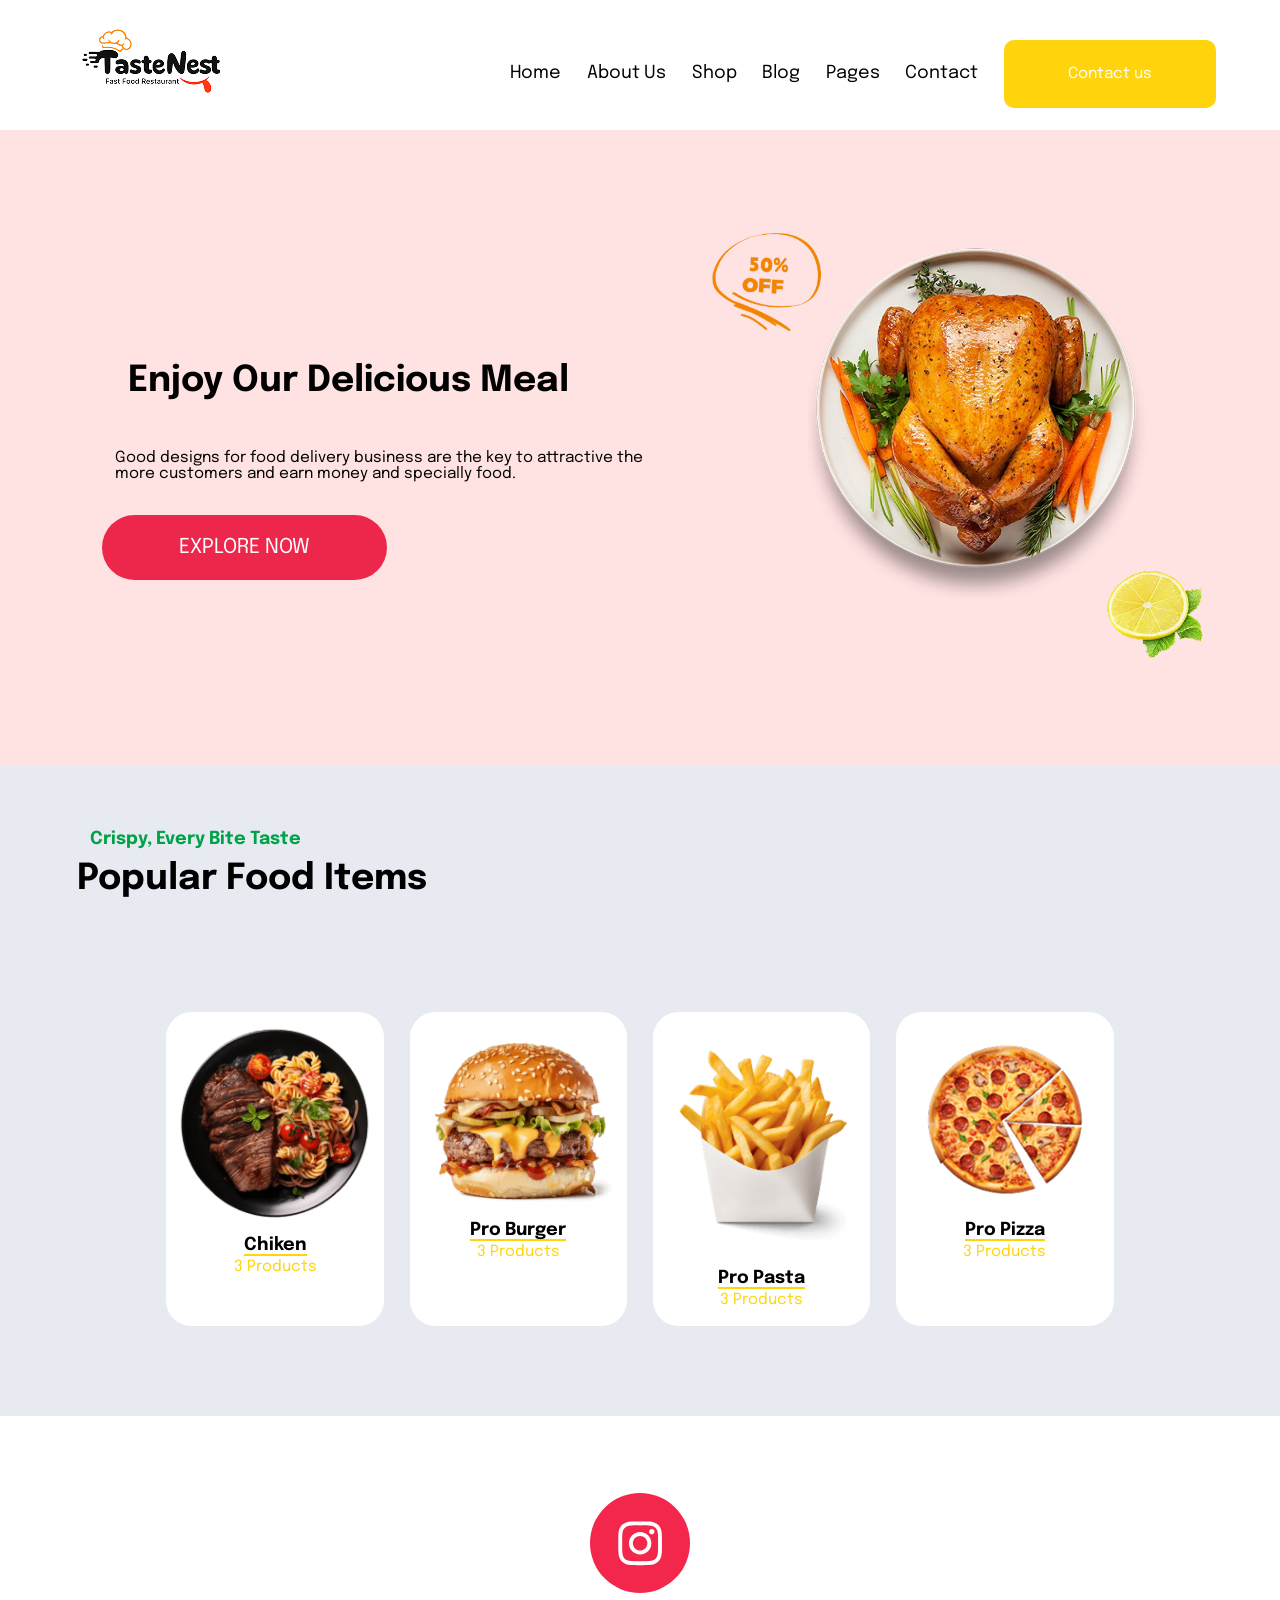
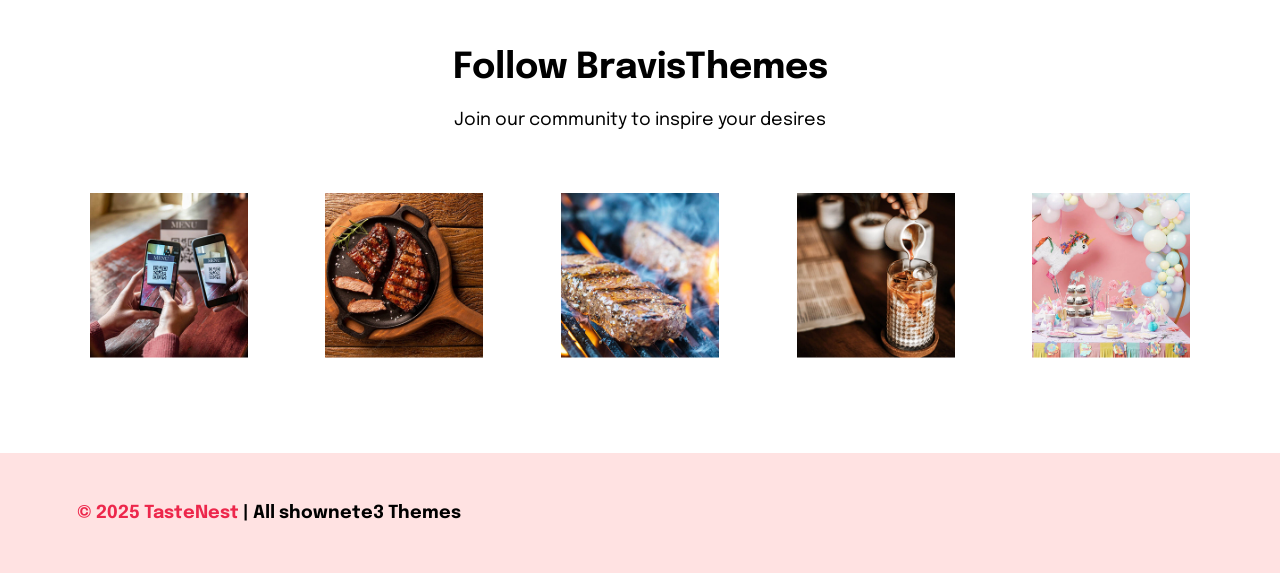
<file: prova-restaurante_testes/teste.html>
<!DOCTYPE html>
<html lang="en">
<head>
    <meta charset="UTF-8">
    <meta name="viewport" content="width=device-width, initial-scale=1.0">
    <title>Document</title>
    <link rel="stylesheet" href="css/reset.css">
    <link rel="stylesheet" href="css/sla.css">
</head>
<body>
    <header>
        <h1>
            <a href="#"><img src="images/logo-tastenest.png" alt=""></a>
        </h1>
        <nav>
            <ul>
                <li>
                    <a href="#">Home</a>
                </li>
                <li>
                    <a href="#">About Us</a>
                </li>
                <li>
                    <a href="#">Shop</a>
                </li>
                <li>
                    <a href="#">Blog</a>
                </li>
                <li>
                    <a href="#">Pages</a>
                </li>
                <li>
                    <a href="#">Contact</a>
                </li>
                <li>
                    <a href="#" class="button">Contact us</a>
                </li>
            </ul>
        </nav>
    </header>
    <section id="banner">
        <div>
            <h2>
                Enjoy Our Delicious Meal
            </h2>
            <p>
                Good designs for food delivery business are the key to attractive the more customers and earn money and specially food.
            </p>
            
            <a href="#">EXPLORE NOW</a>
        </div>
        <div>
            <img src="images/galeto-banner.png" alt="">
        </div>
    </section>
    <section id="menu">
        <h2>
            Crispy, Every Bite Taste
        </h2>
        <h3>
            Popular Food Items
        </h3>

        <ul>
            <li>
                <img src="images/pasta.png.png" alt="">
                <h4>
                    <span>    
                        Chiken
                    </span>
                </h4>
                <p>
                    3 Products
                </p>
            </li>
            <li>
                <img src="images/burger.png.png" alt="">
                <h4>
                    <span>
                        Pro Burger
                    </span>
                </h4>
                <p>
                    3 Products
                </p>
            </li>
            <li>
                <img src="images/french-fry.png.png" alt="">
                <h4>
                    <span>
                        Pro Pasta
                    </span>
                </h4>
                <p>
                    3 Products
                </p>
            </li>
            <li>
                <img src="images/pizza-2.png.png" alt="">
                <h4>
                    <span>
                        Pro Pizza
                    </span>
                </h4>
                <p>
                    3 Products
                </p>
            </li>
        </ul>
    </section>
    <section id="instagram">
        <img src="images/icone-instagram.svg" alt="">
        <h2>
            Follow BravisThemes
        </h2>
        <p>
            Join our community to inspire your desires
        </p>
        <ul>
            <li>
                <img src="images/follow-qrcode.png" alt="">
            </li>
            <li>
                <img src="images/follow-churrasco-panela.png" alt="">
            </li>
            <li>
                <img src="images/follow-churrasco-grelha.png" alt="">
            </li>
            <li>
                <img src="images/follow-cafe.png" alt="">
            </li>
            <li>
                <img src="images/follow-aniversario.png" alt="">
            </li>
        </ul>
    </section>
    <footer>
        <p><span>© 2025 TasteNest </span>| All shownete3 Themes</p>
    </footer>
</body>
</html>
</file>
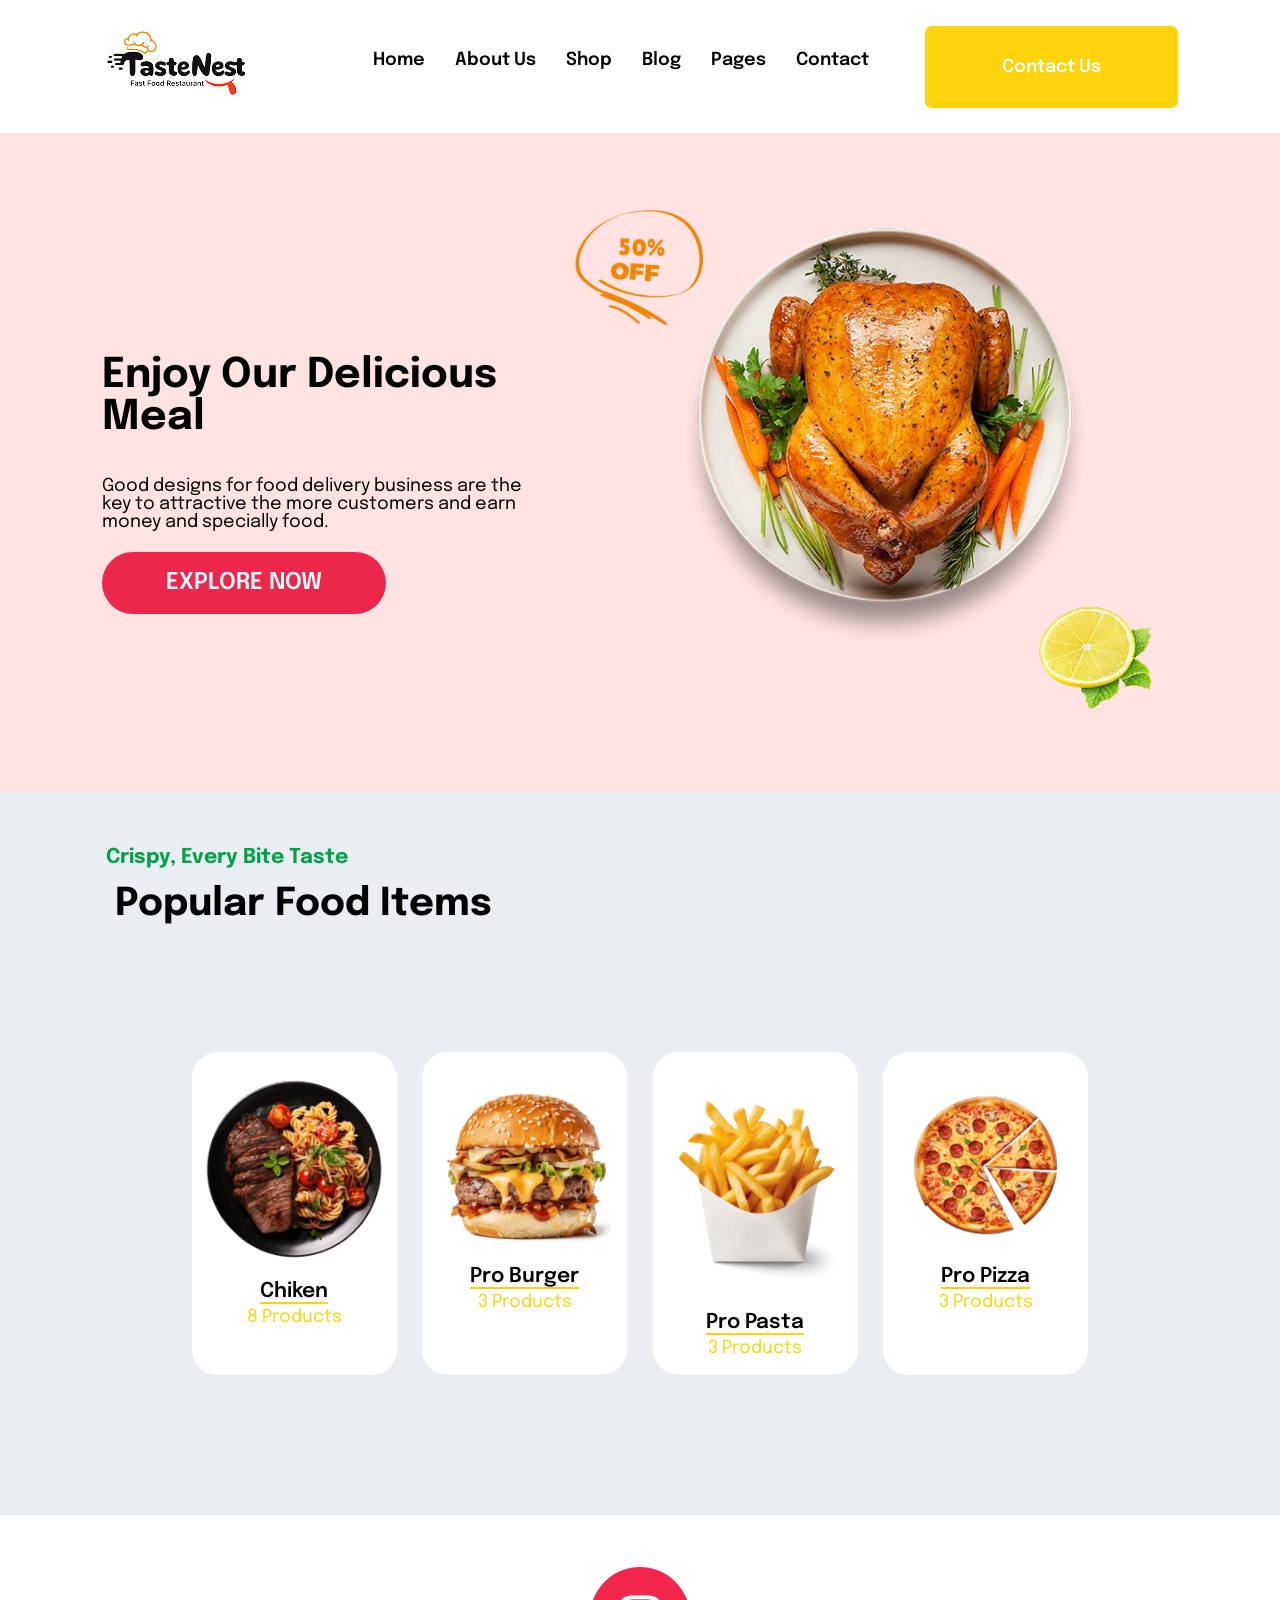
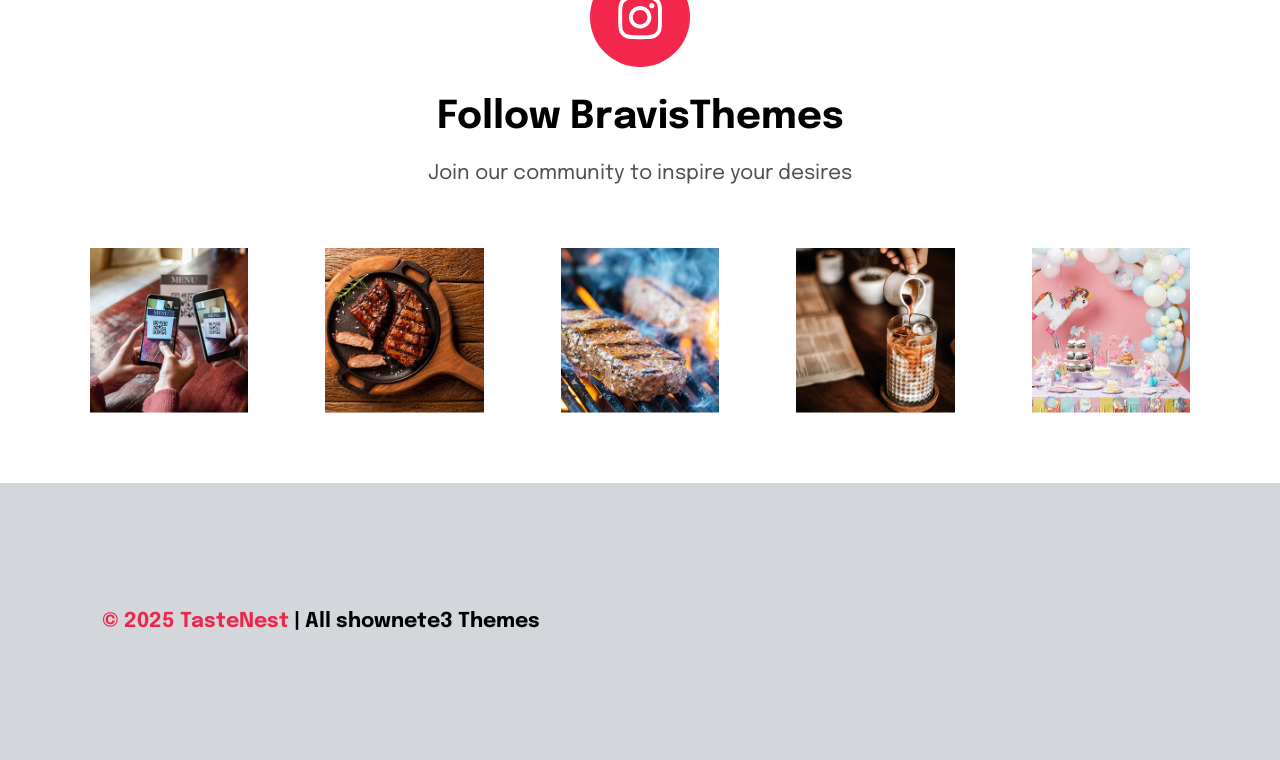
<file: prova-restaurante_testes/teste2.html>
<!DOCTYPE html>
<html lang="en">
<head>
    <meta charset="UTF-8">
    <meta name="viewport" content="width=device-width, initial-scale=1.0">
    <link rel="stylesheet" href="css/sla2.css">
    <link rel="stylesheet" href="css/reset.css">
    <title>Document</title>
</head>
<body>
    <header>
        <h1>
            <img src="images/logo-tastenest.png" alt="">
        </h1>

        <nav>

            <ul>
                <li>
                    <a href="#">Home</a>
                </li>
                <li>
                    <a href="#">About Us</a>
            </li>
            <li>
                <a href="#">Shop</a>
            </li>
            <li>
                <a href="#">Blog</a>
            </li>
            <li>
                <a href="#">Pages</a>
            </li>
            <li>
                <a href="#">Contact</a>
            </li>
        </ul>
        <a href="#" class="button-contact">
            Contact Us
        </a>
    </nav>
    </header>
    <main>
        <section id="banner">
            <div>
                <h2>
                    Enjoy Our Delicious Meal
                </h2>
                <p>
                    Good designs for food delivery business are the key to attractive the more customers and earn money and specially food.
                </p>
                <a href="#">
                    EXPLORE NOW
                </a>
            </div>
            <div>
                <img src="images/galeto-banner.png" alt="">
            </div>
        </section>
        <section id="menu">
            <h2>
                Crispy, Every Bite Taste
            </h2>
            <h3>
                Popular Food Items
            </h3>

            <ul>
                <li>
                    <img src="images/pasta.png.png" alt="">
                    <h4 class="food">
                        <span>
                            Chiken
                        </span>
                    </h4>
                    <p>
                        8 Products
                    </p>
                </li>

                <li>
                    <img src="images/burger.png.png" alt="">
                    <h4 class="food">
                        <span>
                            Pro Burger
                        </span>
                    </h4>
                    <p>
                        3 Products
                    </p>
                </li>

                <li>
                    <img src="images/french-fry.png.png" alt="">
                    <h4 class="food">
                        <span>
                            Pro Pasta
                        </span>
                    </h4>
                    <p>
                        3 Products
                    </p>
                </li>

                <li>
                    <img src="images/pizza-2.png.png" alt="">
                    <h4 class="food">
                        <span>
                            Pro Pizza
                        </span>
                    </h4>
                    <p>
                        3 Products
                    </p>
                </li>
            </ul>
        </section>

        <section id="instagram">
            <a href="#">
                <img src="images/icone-instagram.svg" alt="">
            </a>
            <h2>
                Follow BravisThemes
            </h2>
            <p>
                Join our community to inspire your desires
            </p>

            <ul>
                <li>
                    <img src="images/follow-qrcode.png" alt="">
                </li>
                <li>
                    <img src="images/follow-churrasco-panela.png" alt="">
                </li>
                <li>
                    <img src="images/follow-churrasco-grelha.png" alt="">
                </li>
                <li>
                    <img src="images/follow-cafe.png" alt="">
                </li>
                <li>
                    <img src="images/follow-aniversario.png" alt="">
                </li>
            </ul>
        </section>
    </main>

    <footer>
        <p>
            <span>© 2025 TasteNest </span>| All shownete3 Themes
        </p>
    </footer>
</body>
</html>
</file>
<file: atv-portifolio/css/styless.css>
/* == CSS global == */
html {
  font-size: clamp(1rem, calc(0.5rem + 2vw), 3rem);
  font-family: "Heebo", sans-serif;
}

/* == Header == */

header nav ul li {
  text-align: center;
  padding: 7vw 0 0vw 0;
}
/* == Banner == */
section.banner {
  text-align: center;
  padding: 10vw 3vw 10vw 3vw;
}

section.banner h1 {
  font-size: 2rem;
}

section.banner p a {
  background: #ff6464;
  color: white;
  padding: 10px 15px 10px 15px;
  display: inline-block;
  border-radius: 2px;
}

section.banner p {
  margin: 5vw 0vw 5vw 0vw;
}

section.rc-posts {
  background: #edf7fa;
  padding: 8vw 5vw 8vw 5vw;
}

section.rc-posts h2 {
  text-align: center;
  font-size: 1.09rem;
  padding: 0 0 4vw 0;
}

section.rc-posts ul li {
  background-color: white;
  margin: 3vw 0 3vw 0;
  padding: 7.5vw 5vw 7.5vw 5vw;
  border-radius: 4px;
}

section.rc-posts ul li h3 {
  font-size: 1.3rem;
  font-weight: 600;
}
section.rc-posts ul li p {
  padding: 5vw 0 0 0;
  line-height: 1.4rem;
}

section.ft-works h2 {
  text-align: center;
  font-size: 1.09rem;
  padding: 6vw 0 6vw 0;
}
section.ft-works ul li {
  padding: 6vw 3vw 6vw 3vw;
}
section.ft-works ul li img {
  width: 100%;
}
section.ft-works ul li h3 {
  font-size: 1.45rem;
  font-weight: 600;
  padding: 5vw 0 5vw 0;
}
section.ft-works p.categorias {
  color: rgb(207, 206, 206);
}
section.ft-works p.categorias span {
  background: #21243d;
  color: white;
  padding: 3px 15px 3px 15px;
  border-radius: 20px;
  display: inline-block;
}


footer{
  text-align: center;
}
footer img{
  margin: 18px;
  width: 30px;
}
footer p {
  text-align: center;
  padding: 0 5vw 0 5vw;
  font-size: 0.9rem;
  color: #21243D;
}
section.works h1{
    font-size: 2.4rem;
    margin: 0 4vw 0 4vw;
    padding:6vw 2vw 6vw 2vw;
}
section.works h2{
  font-size: 1.8rem;
  margin: 0 4vw 0 4vw;
  padding: 0 2vw 0 2vw;
  letter-spacing: 1px;
}
section.works p.featured  span.number {
  background:#FF6464;
  color: white;
  padding: 1px 15px 1px 15px;
  border-radius: 20px;
  display: inline-block;
  margin: 20px 12px 7px 19px;
  font-size: 1.1rem;
}
section.works p.featured  span.text {
  font-size: 20px;
  
}
section.Amet ul li {
  padding: 6vw 4vw 6vw 4vw;
}
section.Amet ul li p {
  margin: 20px 0px 20px 0px;
}
section.Amet ul li img {
  width: 100%;
}
section.Amet ul li h2 {
  text-align: left;
  font-size: 1.5rem
  
}
</file>
<file: Atv_saude/css/style.css>
html {
  font-size: clamp(1rem, calc(0.5rem + 1vw), 1.625rem);
  font-family: 'Trebuchet MS', 'Lucida Sans Unicode', 'Lucida Grande', 'Lucida Sans', Arial, sans-serif;
}

/*==Header==*/
header{
  text-align: center;
  padding: 3vw 0 3vw 0;
}
header nav ul li{
  padding: 2vw 0 2vw 0;
  color: #c5c5c5;
}

/*===Banner*/
section#banner{
  padding: 3vw 10vw 0vw 10vw;
}
section#banner h2{
  font-size: 2rem;
  font-weight: bold;
}
section#banner h2 span{
  color: #458FF6;
}
section#banner p{
  color: #7D7987;
  padding: 2vw 0 2vw 0;
  font-size: 0.9rem;
}
section#banner p a{
  border: 2px solid #458FF6 ;
  color: white;
  background-color: #458FF6;
  padding: 8px 20px 8px 20px;
  border-radius: 8vw;
  font-size: 1rem;
}
section#banner p a:hover{
  background-color: white;
  color: #609bee;
}

/*===Main===*/
section#Cuidados{
  text-align: center;
  padding: 7vw 10vw 3vw 10vw;
}

section#Cuidados h2{
  padding: 0 0 2vw 0;
  font-size: 1.5rem;
  font-weight: bold;

}
section#Cuidados h2 span{
  border-bottom: 2px solid black;
  padding: 0 9vw 2vw 9vw;
  display: inline-block;
}

section#Cuidados p{
  color: #7D7987;
  padding: 3vw 6vw 1vw 0vw;
  font-size: 0.9rem;
}

section#Cuidados ul li{
  border: 2px solid #d8d4e2;
  border-radius: 15px;
  padding: 15px 15px;
  margin: 3vw 10vw;
  text-align: left;
}
section#Cuidados p a {
  border: 2px solid  #458FF6;
  border-radius: 20vw;
  padding: 10px 30px;
  color: #458FF6;
  display: inline-block;
  margin: 10px 10px;
}

section#Cuidados p a:hover{ 
  background-color: #458FF6;
  color: white;
}

/*===Depoimentos===*/

section#depoimentos {
  background-color: #458FF6;
  border-radius: 20px;
  color: white;
  text-align: center;
  margin: 12px 12px;
  padding: 10vw 5vw;
}
section#depoimentos h2{
  font-size: 1.5rem;
  font-weight: bold;
  padding: 0 0 5vw 0;
}
section#depoimentos h2 span{
  border-bottom : 2px solid white;
  padding: 0 0vw 17px 0vw;
   margin-bottom: 6.7vw;
}
section#depoimentos p {
  padding: 5vw 
}

/*===Footer===*/

footer{
  background-color: #458FF6;
  color: white;
  padding: 3vw 4vw;
  text-align: center;
}
footer h2{
  font-weight: bold;
  padding: 1vw 0 1vw 0;
  font-size: 1.1rem;
}
footer p{
  font-size: 0.9rem;
  padding: 1vw;
}
footer a{
  font-size: 0.9rem;
  padding: 8px;
}

@media only screen and (min-width: 600px) {

header{
  display: flex;
  justify-content: space-between;
  padding: 1vw 5vw 3vw 8vw;
  align-items: center;
}

header nav ul {
  display: flex;
  gap: 20px;
  font-size: 0.7em;
  padding: 0vw 8vw 0 12vw;
}
header nav li {
  margin: 0vw 2vw 0 2vw;
}
header nav ul li:hover{
  color: black;
}
/*===Banner===*/
section#banner{
  padding: 3vw 11vw 0vw 10vw;
  display: flex;
  gap: 1vw;
}
/*===Main===*/

section#Cuidados ul{
  display: flex;
  margin: 0;
  justify-content: center;
  gap: 2vw;
}
section#Cuidados ul li{
  margin: 0;
  width: 30%;
  padding: 3vw 2vw;
}
section#Cuidados ul li p {
  font-size: 0.7rem;
  padding: 1vw 0 0 0;
}
section#Cuidados ul li h3 {
  padding: 2vw 0;
}

/*===Depoimentos===*/
section#depoimentos{
  padding: 5vw 10vw 0 10vw;
  margin: 10vw 10vw;
}

section#depoimentos div{
  display: flex;
  text-align: left;
  gap: 20px;
}
section#depoimentos div p img{
  width: 40vw;
}
/*===Footer===*/
footer {
  display: flex;
  justify-content: space-between;
  text-align: left;
  gap: 5px;
}

footer p {
  padding: 3vw 3vw;
  font-size: 0.9rem;
}
footer ul  {
  padding: 3vw 3vw;
}
footer ul li {
  padding: 5px;
}

}
</file>
<file: mundo/css/style.css>
/* === IMPORTAÇÃO DE FONTES */

@import url('https://fonts.googleapis.com/css2?family=Epilogue:ital,wght@0,100..900;1,100..900&family=Fredoka:wght@300..700&family=Nunito:ital,wght@0,200..1000;1,200..1000&family=Oswald:wght@200..700&family=Urbanist:ital,wght@0,100..900;1,100..900&display=swap');
/*
Fontes Disponíveis:
// Sugiro usar esta 
font-family: "Urbanist", sans-serif; 
font-family: "Fredoka", sans-serif;
font-family: "Epilogue", sans-serif;
font-family: "Nunito", sans-serif;
font-family: "Oswald", sans-serif;
*/
/* ==========================*/
html{
    font-size: clamp(1rem, 2vw + 0.8rem, 3rem); 
    font-family: "Urbanist", sans-serif; 
}
/* ==== FORMATAÇÃO GERAL === */

/* ==== Header === */
header{
    text-align: center;
    padding: 4vw;
    
    ul{
        padding: 2vw;
    }
    li{
        padding: 5px;
        font-size: 0.6rem;
    }

    a:hover{
        color: rgb(94, 94, 94);
    }
}


/* ==== Banner === */

section#banner{
    background-color: #dadada;
    text-align: center;

    margin:4vw 4vw 0 4vw ;
    padding: 4vw;
    border-radius: 3vw;
    

    h2{
        color: rgb(51, 51, 51);

        padding: 1vw 1vw 5px 1vw ;
        font-weight: 600;
        font-size: 1.1rem;
    }
    p{
        color: rgb(110, 110, 110);

        font-size: 0.6rem;
        padding: 2vw 8vw 3vw 8vw ;
    }

    a{
        background-color: #EF3F6E;
        color: #ffffff;

        font-size: 0.6rem;
        padding: 1.5vw 3vw;
        border-radius: 1vw;
        font-weight: bold;
    }
    a:hover{
        background-color: #e6537a;
    }
    img{
        padding: 8vw 0 6vw 0;
    }
}
section#banner h2 span{
    color: #EF3F6E;
}

/* ==== projects === */

section#projects{
    text-align: center;
    padding: 4vw;

    h2{
        padding: 2vw;
        color: rgb(26, 31, 51);
        
    }
}

section#projects ul{
    padding: 4vw;

    li{
        padding: 2vw;
    }

    h3{
        font-size: 0.8rem;
        padding: 2vw;
        color: rgb(54, 54, 54);
    }

    p{
        font-size: 0.6rem;
        color: rgb(160, 160, 160);
    }
}

/* ==== Community === */

section#community{
    background-color: #fde3fb;

    padding: 5vw 6vw 7vw 6vw;
    margin: 4vw;
    border-radius: 3vw;
    text-align: center;

    h2{
        color: #EF3F6E;

        font-size: 0.5rem;
        padding: 2vw;
    }

    h3{
        font-size: 0.9rem;
        padding: 0 8vw 2vw 8vw;
        color: rgb(65, 65, 65);
    }

    a{
        background-color: #fc56a3;
        color: #ffffff;
        font-weight: bold;

        font-size: 0.5rem;
        padding: 1.5vw 3vw;
        border-radius: 1vw;
    }

    a:hover{
        background-color: #fa75b3;
    }
}

section#community h3 span{
    color: #EF3F6E;
}

/* ==== Footer === */

footer{
    text-align: center;
    padding: 6vw;

    .logo{
        width: 100px;
    }

    p{
        font-size: 0.6rem;
        padding: 1vw;
    }

    .social-media{
        padding: 5px;
    }
}


/* MEDIA QUERY - DESKTOP */
@media  screen and (min-width: 600px) {

/* ==== Header === */

header{
    display: flex;
    justify-content: space-between;
    padding: 1vw 4vw 0 4vw;
    
    img{
        width: 100%;
        padding: 3vw 2vw 0 2vw;
    }
    ul{
        display: flex;
    }

    li{
        padding: 1vw;
        font-size: 0.5rem;
    }
}

/* ==== banner === */

section#banner{
    display: flex;
    text-align: left;
    align-items: center;
    padding: 2vw 5vw;

    h2{
        font-size: 1rem;
    }

    p{
        padding: 2vw 1vw 3vw;
        font-size: 0.5rem;
    }
    a{
        font-size: 0.5rem;
    }
    img{
        width: 900px;
        padding: 4vw 4vw 0 0;
    }
    div{
        padding: 2vw;
    }
    
}
/* ==== projects === */

section#projects{
    h2{
        padding: 4vw 22vw 2vw 22vw;
        font-size: 0.9rem;
    }
    ul{
        display: flex;
        padding: 2vw 6vw;
    }
    li{
        text-align: left;
        width: 75;
    }
    
    li h3{
        padding: 6px 5px 10px 2px;
        font-size:0.5rem;
    }

    li p{
        font-size: 0.4rem;
        padding: 2px 5px 0 25px;
    }

    img{
        width: 2000px;
    }
}

/* ==== community === */

section#community{
   padding: 7vw 7vw 8vw 7vw;


   h3{
    font-size: 0.9rem;
    padding: 0 18vw 3vw 18vw;
   }
}

footer{
    .logo{
        width: 175px;
    }

    p{
        font-size: 0.4rem;
        padding: 10px 0 0 0;
    }

    .social-media{
        padding: 6px;
    }
}
}
</file>
<file: prova-restaurante/css/style.css>
/* === IMPORTAÇÃO DE FONTES */
@import url('https://fonts.googleapis.com/css2?family=Epilogue:ital,wght@0,100..900;1,100..900&family=Fredoka:wght@300..700&family=Nunito:ital,wght@0,200..1000;1,200..1000&family=Oswald:wght@200..700&display=swap');
/*
Follow - font-family: "Fredoka", sans-serif;
Medu - Oswald
*/
/* ==========================*/

/* ==== FORMATAÇÃO GERAL === */
html{
    font-size: clamp(1rem, 1vw + 0.8rem, 3rem);
    font-family: "Epilogue", sans-serif;
}
h1{
    font-family: "Nunito", sans-serif;
}
h2,h3,h4,h5,h6{
    font-family: "Oswald", sans-serif;
}

/* === Header === */
header{
    text-align: center;
    padding: 3vw 0 3vw 0;
}
header nav ul li  {
    font-size: 0.8rem;
    padding: 0 0 1vw 0;
}
header nav ul li a.Button_contact {
    background-color:#FFD40D;
    padding: 1.5vw 5vw ;
    color: white;
    border-radius: 10px;
    font-size: 0.6rem;
    margin: 5px;
    display: inline-block;
}
header nav ul li a.Button_contact:hover{
    background-color: white;
    color:  #FFD40D;
    border: 1px solid #FFD40D;
}
header nav ul li a:hover{
    color: #FFD40D;
}

/* ===Banner=== */

section#banner{
    background-color: rgb(255, 226, 226);
    text-align: center;
    padding: 2vw ;
}

section#banner h1 {
    font-weight: bold;
    font-size: 1.8rem;
    padding: 5px 5px 5px 5px;
}

section#banner p{
    font-size: 0.7rem;
    padding: 10px 5px 10px 5px
}

section#banner p a{
    background-color:#ED274B;
    padding: 1vw 2.5vw 1vw 2.5vw;
    color: white;
    border-radius: 20vw;
    font-size: 0.6rem;
    margin: 5px;
    display: inline-block;
    font-weight: bold;
}

section#banner p a:hover{
    background-color: rgb(255, 226, 226);
    color:  #ED274B;
    border: 1px solid #ED274B;
}
/* === Menu === */

section#menu{
    text-align: center;
    background-color: #ebf0f7 ;
    padding: 5vw 2vw 0 0 ;
}

section#menu h2 {
    font-size: 0.6rem;
    color: #00A149;
}
section#menu h3 {
    font-weight: bold;
    font-size: 1.5rem;
}

section#menu ul li{
    background-color: white;
    padding: 2vw 0;  
    border-radius: 2vw;
    margin: 4vw 20%

}



section#menu ul li p{
    font-size:0.6rem ;
    color: #FFD40D;
}

/* === Media === */

section#socila_media{
    text-align: center;
    padding: 5vw 4vw;
}
section#socila_media h2{
    font-weight: bold;
    font-size: 1.5rem;
    padding: 1vw;
}
section#socila_media p{
    font-size: 0.6rem;
    padding: 0 0 3vw 0;
}
section#socila_media ul li {
    padding: 1vw;
}

/* === Footer === */

footer {
    background-color: #ebf0f7;
    padding: 4vw;
    text-align: center;
}

footer p {
    font-size: 0.7rem;
    font-weight: bold;
}

footer p span{
    color: #ED274B;
}


/* MEDIA QUERY - DESKTOP */
@media  screen and (min-width: 600px) {
    header{
        padding: 2vw 9vw 2vw 9vw;
    }
    header nav{
        display: flex;
        justify-content: space-between;
        align-items: center;
        
    }
    header nav ul{
        display: flex;
        align-items: center;
        gap: 20px;
        font-size: 0.5rem;
    }

    section#banner{
        display: flex;
        padding: 5vw 9vw 5vw 9vw;
        text-align: left;
        align-items: center;
    }

/* == menu == */


    section#menu h2, section#menu h3 {
        display: flex;
        padding:0vw 9vw 0 9vw;
        text-align: left;
    }
    
    
    section#menu ul {
        display: flex;
        justify-content: center;
        gap: 2vw;
        padding: 7vw;
        font-size: 0.7rem;
    }

    section#menu ul li{
        width: 250px;
        margin: 0;
    }
    
    section#socila_media ul{
        display: flex;

        justify-content: center;
        gap: 1px;
        padding: 2vw;
    }

    footer{
        text-align: left;
        padding: 5vw 9vw ;
    }
    
}
</file>
<file: prova-restaurante_testes/css/style.css>
/* === IMPORTAÇÃO DE FONTES */
@import url('https://fonts.googleapis.com/css2?family=Epilogue:ital,wght@0,100..900;1,100..900&family=Fredoka:wght@300..700&family=Nunito:ital,wght@0,200..1000;1,200..1000&family=Oswald:wght@200..700&display=swap');
/*
Follow - font-family: "Fredoka", sans-serif;
Medu - Oswald
*/
/* ==========================*/

/* ==== FORMATAÇÃO GERAL === */
html{
    font-size: clamp(1rem, 1vw + 0.8rem, 3rem);
    font-family: "Epilogue", sans-serif;
}
h1{
    font-family: "Nunito", sans-serif;
}
h2,h3,h4,h5,h6{
    font-family: "Oswald", sans-serif;
}

/* === Header === */
header{
    text-align: center;
    padding: 3vw 0 3vw 0;
}
header nav ul li  {
    font-size: 0.8rem;
    padding: 0 0 1vw 0;
}
header nav ul li a.Button_contact {
    background-color:#FFD40D;
    padding: 1.5vw 5vw ;
    color: white;
    border-radius: 10px;
    font-size: 0.6rem;
    margin: 5px;
    display: inline-block;
    box-shadow: 0 0 0.1rem 0.15rem rgba(0, 0, 0, 0.1);
    border-radius: 10px;
}
header nav ul li a.Button_contact:hover{
    background-color: white;
    color:  #FFD40D;
    border: 1px solid #FFD40D;
}
header nav ul li a:hover{
    color: #FFD40D;
}

/* ===Banner=== */

section#banner{
    background-color: rgb(255, 226, 226);
    text-align: center;
    padding: 2vw ;
}

section#banner h1 {
    font-weight: bold;
    font-size: 1.8rem;
    padding: 5px 5px 5px 5px;
}

section#banner p{
    font-size: 0.7rem;
    padding: 10px 5px 10px 5px
}

section#banner p a{
    background-color:#ED274B;
    padding: 1vw 2.5vw 1vw 2.5vw;
    color: white;
    border-radius: 20vw;
    font-size: 0.6rem;
    margin: 5px;
    display: inline-block;
    font-weight: bold;
}

section#banner p a:hover{
    background-color: rgb(255, 226, 226);
    color:  #ED274B;
    border: 1px solid #ED274B;
}

/* === About === */

section#About{
    text-align: center;
    padding: 4vw 2vw 4vw 2vw;
}

section#About h2 {
    color: #F3274C;
    font-size: 0.7rem;
    font-weight: bold;
}

section#About h3{
    font-weight: bold;
    font-size: 1.5rem;
    padding: 0 4vw 2vw 4vw;
}

section#About p {
    color: gray;
    font-size: 0.6rem;
    padding: 2vw 4vw 2vw 4vw;
    margin: 2vw;
}
/* === Menu === */

section#menu{
    text-align: center;
    background-color: #ebf0f7 ;
    padding: 5vw 2vw 5vw 0 ;
}

section#menu h2 {
    font-size: 0.6rem;
    color: #00A149;
    font-weight: bold;
}
section#menu h3 {
    font-weight: bold;
    font-size: 1.5rem;
}

section#menu h4 span {
    border-bottom: 2px solid #FFD40D;
    padding: 1px;
    font-weight: bold;
}

section#menu ul li{
    background-color: white;
    padding: 2vw 0;  
    border-radius: 2vw;
    margin: 4vw 20%

}

section#menu ul li p{
    font-size:0.6rem ;
    color: #FFD40D;
    padding: 2vw;
    font-weight: 490;
}

/* === weekly === */

section#weekly{
    padding: 5vw 2vw;
}

section#weekly h2 {
    font-size: 0.6rem;
    color: #ED274B;
    font-weight: bold;
}

section#weekly h3 {
    font-size: 1.5rem;
    font-weight: bold;
    padding: 0 0 3vw;
}

section#weekly ul {
    background-color: #F3274C;
    padding: 2vw;
    border-radius: 2vw;
    list-style: none;
}

section#weekly ul li {
    background-color: white;
    padding: 2vw;
    margin: 1px;
    border-radius: 5vw;
    font-weight: 600;
    font-size: 0.7rem;
}

section#weekly ul li:hover{
    background-color: #FFD40D;
    
}

section#weekly ul li::before{
    content: "";
    display: inline-block;
    width: 8px;
    height: 8px;
    border: 2px solid #ccc;
    border-radius: 50%;
    margin:  2px 10px 2px 10px;
}

section#weekly ul li:hover::before{
    border-color: #F3274C;
}

/* === Media === */

section#socila_media{
    text-align: center;
    padding: 5vw 4vw;
}
section#socila_media h2{
    font-weight: bold;
    font-size: 1.5rem;
    padding: 1vw;
}
section#socila_media p{
    font-size: 0.6rem;
    padding: 0 0 3vw 0;
}
section#socila_media ul li {
    padding: 1vw;
}

/* === Footer === */

footer {
    background-color: #ebf0f7;
    padding: 4vw;
    text-align: center;
}

footer p {
    font-size: 0.7rem;
    font-weight: bold;
}

footer p span{
    color: #ED274B;
}

.footer-infos{
    background-color: #F3274C;
    color: white;
    padding: 2vw;
    border-radius: 2vw;
    margin: 1vw;
}

.footer-infos p{
padding: 2vw;
}

.footer-menu h2 span{
    border-bottom : 2px solid #FFD40D;
    padding: 0 1vw 0px 1vw;
    margin-bottom: 10vw;
    font-weight: bold;
}

.footer-menu ul{
    list-style: none;
    padding: 3vw;
}

.footer-menu li{
    margin: 10px 0;
    font-size: 0.8rem;
}

.footer-bottom{
        grid-column: 1 / 3;
        border-top: 5px solid #FFD40D;
        text-align: left;
        margin-top: 4vw;
        padding-top: 2vw;
    }


/* MEDIA QUERY - DESKTOP */
@media  screen and (min-width: 600px) {
    header{
        padding: 2vw 9vw 2vw 9vw;
    }
    header nav{
        display: flex;
        justify-content: space-between;
        align-items: center;
        
    }
    header nav ul{
        display: flex;
        align-items: center;
        gap: 20px;
        font-size: 0.5rem;
    }

    section#banner{
        display: flex;
        padding: 5vw 9vw 5vw 9vw;
        text-align: left;
        align-items: center;
    }

/* == about ===*/
    section#About .about-content  div{
        width: 50%;
    }

    section#About .about-content img{
        width: 100%;
        max-width: 600px;
        padding: 0 0vw 0 9vw;
    }

    section#About .about-content p{
        padding: 0 2vw 0 2vw;
        margin: 0vw 4vw 0 1vw ;
    }

/* == menu == */


    section#menu h2, section#menu h3 {
        display: flex;
        padding:0vw 9vw 0 9vw;
        text-align: left;
    }
    
    
    section#menu ul {
        display: flex;
        justify-content: center;
        gap: 2vw;
        padding: 7vw;
        font-size: 0.7rem;
    }

    section#menu ul li{
        width: 250px;
        margin: 0;
    }

        section#About div.about-content {
        display: flex;
        justify-content: space-between;
        align-items: center;
        text-align: left;
        gap: 5vw;
        
    }

/* === weekly === */
    section#weekly {
        padding: 5vw 9vw;
    }

    section#weekly ul {
        padding: 1vw;
    }

/* === social media === */
    section#socila_media ul{
        display: flex;

        justify-content: center;
        gap: 1px;
        padding: 2vw;
    }



    footer{
        display: grid;
        grid-template-columns: 1fr 1fr;
        padding: 5vw 9vw;
        justify-content: space-between;
    }
    .footer-menu{
        padding-left: 5vw;
    }

    .footer-infos{
        text-align: left;
    }
    
    
}
</file>
<file: prova_2025/css/style.css>
html {
  font-size: clamp(1rem, calc(0.5rem + 1vw), 1.625rem);
  font-family: 'Trebuchet MS', 'Lucida Sans Unicode', 'Lucida Grande', 'Lucida Sans', Arial, sans-serif;
}

/*===Buton===*/

a.Join{
  background-color: #96BB7C;
  color: white;
  padding: 12px 16px 12px 16px;
  border-radius: 4px;
}
a.Join:hover {
  background: rgb(31, 87, 31);
}

a.Learn {
  border: 2px solid #96BB7C;
  color: #96BB7C;
  padding: 11px 16px 11px 16px;
  border-radius: 4px;
}

a.Learn:hover{
  background: rgb(68, 72, 68);
  color: white;
}

/*===Header===*/

header {
  background-color: #FFF2F3;
  display: flex;
  justify-content: space-between;
  padding: 3vw 10vw 3vw 10vw;
}

header nav ul {
  display: flex;
  gap: 20px ;
  font-size: 0.8rem;
  color: #BDBDBD;
}

header h1 {
  font-weight: bold;
}

/*===Banner===*/

section.banner {
  background:#FFF2F3;
  padding: 3vw 10vw 0vw 10vw;
  display: flex;
  gap: 7vw;
}

section.banner h3 {
  font-size: 0.7rem;
  color: #96BB7C;
  padding: 3vw 0 3vw 0;
  font-weight: bold;
}

section.banner h2 {
  font-size: 2.8rem;
  font-weight: bold;
  color: #252B42;
  padding: 0 0 3vw 0;
}
section.banner p {
  color: #737373;
  padding: 0 0 4vw 0;
}

/*===Team===*/
section.tm {
  padding: 1vw 15vw 1vw 15vw;;
}

section.tm h3 {
  font-size: 0.7rem;
  color: #96BB7C;
  padding: 4vw 0vw 0vw 0vw;
  font-weight: bold;
}

section.tm h2 {
  font-size: 1.4rem;
  font-weight: bold;
  color: #252B42;
  padding: 1vw 0vw 1vw 0vw;
}
section.tm p {
  font-size: 0.8rem;
  color: #737373;
  padding: 1vw 0vw 1vw 0vw;
}

section.tm ul{
  display: flex;
  justify-content: center;
  gap: 2vw;
  padding: 7vw;
  font-size: 0.7rem;
}
section.tm ul li{
 background: #ECF0E8;
 text-align: center;
}
section.tm ul li p{
  font-size: 0.5rem;
  padding: 1vw 0 2vw 0;
}
section.tm ul li h4{
  font-size: 0.7rem;
  padding: 2vw 0 0 0;
  font-weight: bold;
}
/*==Newsletter==*/
section.Newsletter{
  background: #FFF2F3;
  text-align: center;
  padding: 6vw 0 6vw 0;
}
section.Newsletter h3{
  font-size: 0.7rem;
  color: #96BB7C;
  padding: 2vw 0vw 0vw 0vw;
  font-weight: bold;
}
section.Newsletter h2 {
  font-size: 1.4rem;
  font-weight: bold;
  color: #252B42;
  padding: 1vw 0vw 1vw 0vw;
}
section.Newsletter p {
  font-size: 0.8rem;
  color: #737373;
  padding: 1vw 20vw 2vw 20vw;
}
/*=== Footer === */

footer{
  display: flex;
  padding: 3vw 0 3vw 0;
}
footer p{
  font-size: 0.8rem;
  color: #737373;
  padding: 0vw 30vw 0vw 15vw;
  justify-content: left;
}
footer img{
padding: 0 1vw 0 1vw;
justify-items: right;
}
</file>
<file: prova-restaurante_testes/css/sla.css>
/* === IMPORTAÇÃO DE FONTES */
@import url('https://fonts.googleapis.com/css2?family=Epilogue:ital,wght@0,100..900;1,100..900&family=Fredoka:wght@300..700&family=Nunito:ital,wght@0,200..1000;1,200..1000&family=Oswald:wght@200..700&display=swap');
/*
Follow - font-family: "Fredoka", sans-serif;
Medu - Oswald
*/
/* ==========================*/

/* ==== FORMATAÇÃO GERAL === */

html{
    font-size: clamp(1rem, 1vw + 0.8rem, 3rem);
    font-family: "Epilogue", sans-serif;
}

/*=== Header ===*/

header{
    text-align: center;
    padding: 3vw;
    font-size: 1rem;
}

header ul li {
    font-size: 0.8rem;
    padding: 5.5px;
}

header ul li a.button {
    background-color: #FFD40D;
    padding: 2vw 5vw;
    color: white;
    border-radius: 10px;
    font-size: 0.6rem;
}

header ul li a.button:hover{
    background-color: white;
    color: #FFD40D;
    border: 1px solid #FFD40D;
}
header ul li a:hover {
    color: #FFD40D;
}

/*=== banner ===*/

section#banner {
    text-align: center;
    padding: 3vw;
    background-color: rgb(255, 226, 226);
}

section#banner h2{
    font-size: 1.4rem;
    font-weight: bold;
    padding: 2vw 2vw 2vw 2vw;
}

section#banner p{
    font-size: 0.6rem;
    padding: 2vw 1vw 4vw 1vw;
}

section#banner a {
    background-color: #ED274B;
    color: white;
    padding: 1.7vw 6vw ;
    font-size: 0.8rem;
    border-radius: 5vw;
}
section#banner a:hover{
    background-color:  rgb(255, 226, 226);
    color: #ED274B;
    border: 1px solid #ED274B;
}

section#banner img{
    padding: 2vw;
}

/*=== Menu ===*/

section#menu{
    text-align: center;
    padding: 4vw;
    background-color: #e7ebf1;
}

section#menu h2{
    font-size: 0.7rem;
    color: #00A149;
    font-weight: bold;
    padding: 1vw;
}

section#menu h3 {
    font-size: 1.4rem;
    font-weight: bold;
    padding: 0 0 2vw 0;
}

section#menu h4 span{
    border-bottom: 2px solid #FFD40D;
    font-weight: bold;
}

section#menu ul li{
    background-color: white;
    margin: 4vw 18%;
    padding: 4vw 1;
}

section#menu ul li p {
    color: #FFD40D;
    font-size: 0.6rem;
    padding: 5px;
}

/*=== Social Media ===*/

section#instagram {
    padding: 4vw;
    text-align: center;
}

section#instagram img{
    padding: 2vw;
}

section#instagram h2 {
    font-size: 1.4rem;
    font-weight: bold;
    padding: 2vw;
}

section#instagram p {
    font-size: 0.7rem;
    padding: 0 0 2vw 0;
}

section#instagram ul li{
    padding: 1vw;
}

/*=== Footer ===*/

footer {
    background-color: rgb(255, 226, 226);
    padding: 4vw;
    font-weight: bold;
    font-size: 0.8rem;
    text-align: center;
}
footer p span {
    color: #ED274B;
    font-weight: bold;
}

@media  screen and (min-width: 600px){

header {
    display: flex;
    justify-content: space-between;
    padding: 2vw 0 2vw 6vw;
}
header nav  ul{
    display: flex;
    padding: 2vw 4vw 0 0;
}
header nav  ul li{
    font-size: 0.7rem;
    padding: 1vw;
}

/*=== banner ===*/

section#banner {
    display: flex;
    align-items: center;
    text-align: left;
    padding: 6vw 4vw 6vw 8vw ;
}

/*=== menu ===*/

section#menu  {
    text-align: left;
    padding: 4vw 6vw 0 6vw;
}

section#menu ul {
    display: flex;
    justify-content: center;
    gap: 2vw;
    padding: 7vw;
    font-size: 0.7rem;
}

section#menu ul li {
    width: 250px;
    margin: 0;
    text-align: center;
    border-radius: 2vw;
    padding: 1vw;
}

/*=== Instagram ===*/

section#instagram ul {
    display: flex;
    justify-content: center;
    gap: 1px;
    
}

/*=== footer ===*/

footer {
    text-align: left;
    padding: 4vw 0 4vw 6vw;
    font-size: 0.7rem;
}

}
</file>
<file: prova-restaurante_testes/css/sla2.css>
/* === IMPORTAÇÃO DE FONTES */
@import url('https://fonts.googleapis.com/css2?family=Epilogue:ital,wght@0,100..900;1,100..900&family=Fredoka:wght@300..700&family=Nunito:ital,wght@0,200..1000;1,200..1000&family=Oswald:wght@200..700&display=swap');
/*
Follow - font-family: "Fredoka", sans-serif;
Medu - Oswald
*/
/* ==========================*/

html{
    font-size: clamp(1rem, 1vw + 0.8rem, 3rem);
    font-family: "Epilogue", sans-serif;
}

/* ==== FORMATAÇÃO GERAL === */

/* ==== Header === */

header{
    text-align: center;
    padding: 4vw;
    font-size: 0.8rem;
    font-weight: 600;
}

header ul{
    padding: 2vw 2vw 3vw 2vw;
}
header ul li {
    padding: 4px;
}

header .button-contact{
    background-color: #FFD40D;
    color: #ffffff;
    padding: 2.5vw 6vw;
    border-radius: 7px;
    font-size: 0.7rem;
}

header .button-contact:hover{
    background-color: white;
    color: #FFD40D;
    border: 2px solid #FFD40D;
}

header ul li a:hover{
    color: #FFD40D;
}

/* ==== banner === */

section#banner{
    text-align: center;
    padding: 4vw;
    background-color: rgb(255, 226, 226);
}

section#banner h2{
    font-size: 1.6rem;
    padding: 2vw 0 2vw 0;
    font-weight: bold;
}

section#banner p{
    font-size: 0.7rem;
    padding: 1vw 0vw 3vw 0vw;
}

section#banner a{
    background-color: #ED274B;
    color: #ffffff;
    padding: 1.5vw 5vw;
    border-radius: 4vw;
    font-size: 0.9rem;
    font-weight: 600;
}
section#banner a:hover{
    background-color: rgb(255, 226, 226);
    color: #ED274B;
    border: 1px solid #ED274B;
}
section#banner img{
    padding: 2vw;
}

/* ==== Menu === */

section#menu{
    text-align: center;
    padding: 4vw;
    background-color: #eaedf1;
}

section#menu h2{
    color: #00A149;
    font-size: 0.8rem;
    font-weight: bold;
    padding: 4px;
}

section#menu h3{
    font-size: 1.5rem;
    font-weight: 700;
    padding: 1vw 1vw 3vw 1vw;
}

section#menu ul{
    padding: 4vw;

    li{
        background-color: white;
        margin: 4vw 18%;
        padding: 3vw 0 4vw 0;
    }

    h4 span{
        border-bottom: 2px solid #FFD40D;
        font-weight: 600;
        font-size: 0.8rem;
    }
    p{
        color: #FFD40D;
        padding: 5px;
        font-size: 0.7rem;
        font-weight: 400;
    }
}

/* ==== Social media === */

section#instagram{
    text-align: center;
    padding: 4vw;
}
section#instagram h2{
    padding: 2vw;
    font-size: 1.5rem;
    font-weight: bold;
}

section#instagram p{
    font-size: 0.8rem;
    color: rgb(80, 80, 80);
    padding: 0 0 4vw 0;
}

section#instagram ul li{
    padding: 1vw 3vw 1vw 3vw;
}

/* ==== Footer === */

footer{
    background-color: #d3d6db;
    padding: 4vw;
    text-align: center;
    font-weight: bold;
    font-size: 0.8rem;
}

footer p span{
    color: #ED274B;
}






@media  screen and (min-width: 600px){
    /* ==== header === */

header{
    display: flex;
    justify-content: space-between;
    align-items: center;
    gap: 18px;
    font-size: 0.7rem;
    padding: 2vw 8vw;
}
header nav  {
    display: flex;
    gap: 15px;
}
header nav ul{
    display: flex;
}
header nav ul li{
    padding:  0 15px 0 15px;
}

 /* ==== banner === */

section#banner{
    display: flex;
    text-align: left;
    align-items: center;
    padding: 4vw 8vw;
}

section#banner img{
    width: 1500px;
}

/* ==== Menu === */

section#menu{
    text-align: left;
    padding: 4vw 8vw;
}

section#menu ul{
    display: flex;
    justify-content: center;
    gap: 2vw;
    padding: 7vw;
}

section#menu ul li{
    border-radius: 2vw;
    width: 250px;
    margin: 0;
    padding: 2vw 1vw 1vw 1vw;
    text-align: center;
}

/* ==== social media === */

section#instagram ul{
    display: flex;
}
section#instagram ul li img{
    width: 100%;
}

footer{
    text-align: left;
    padding: 10vw 8vw;
}
}
</file>
